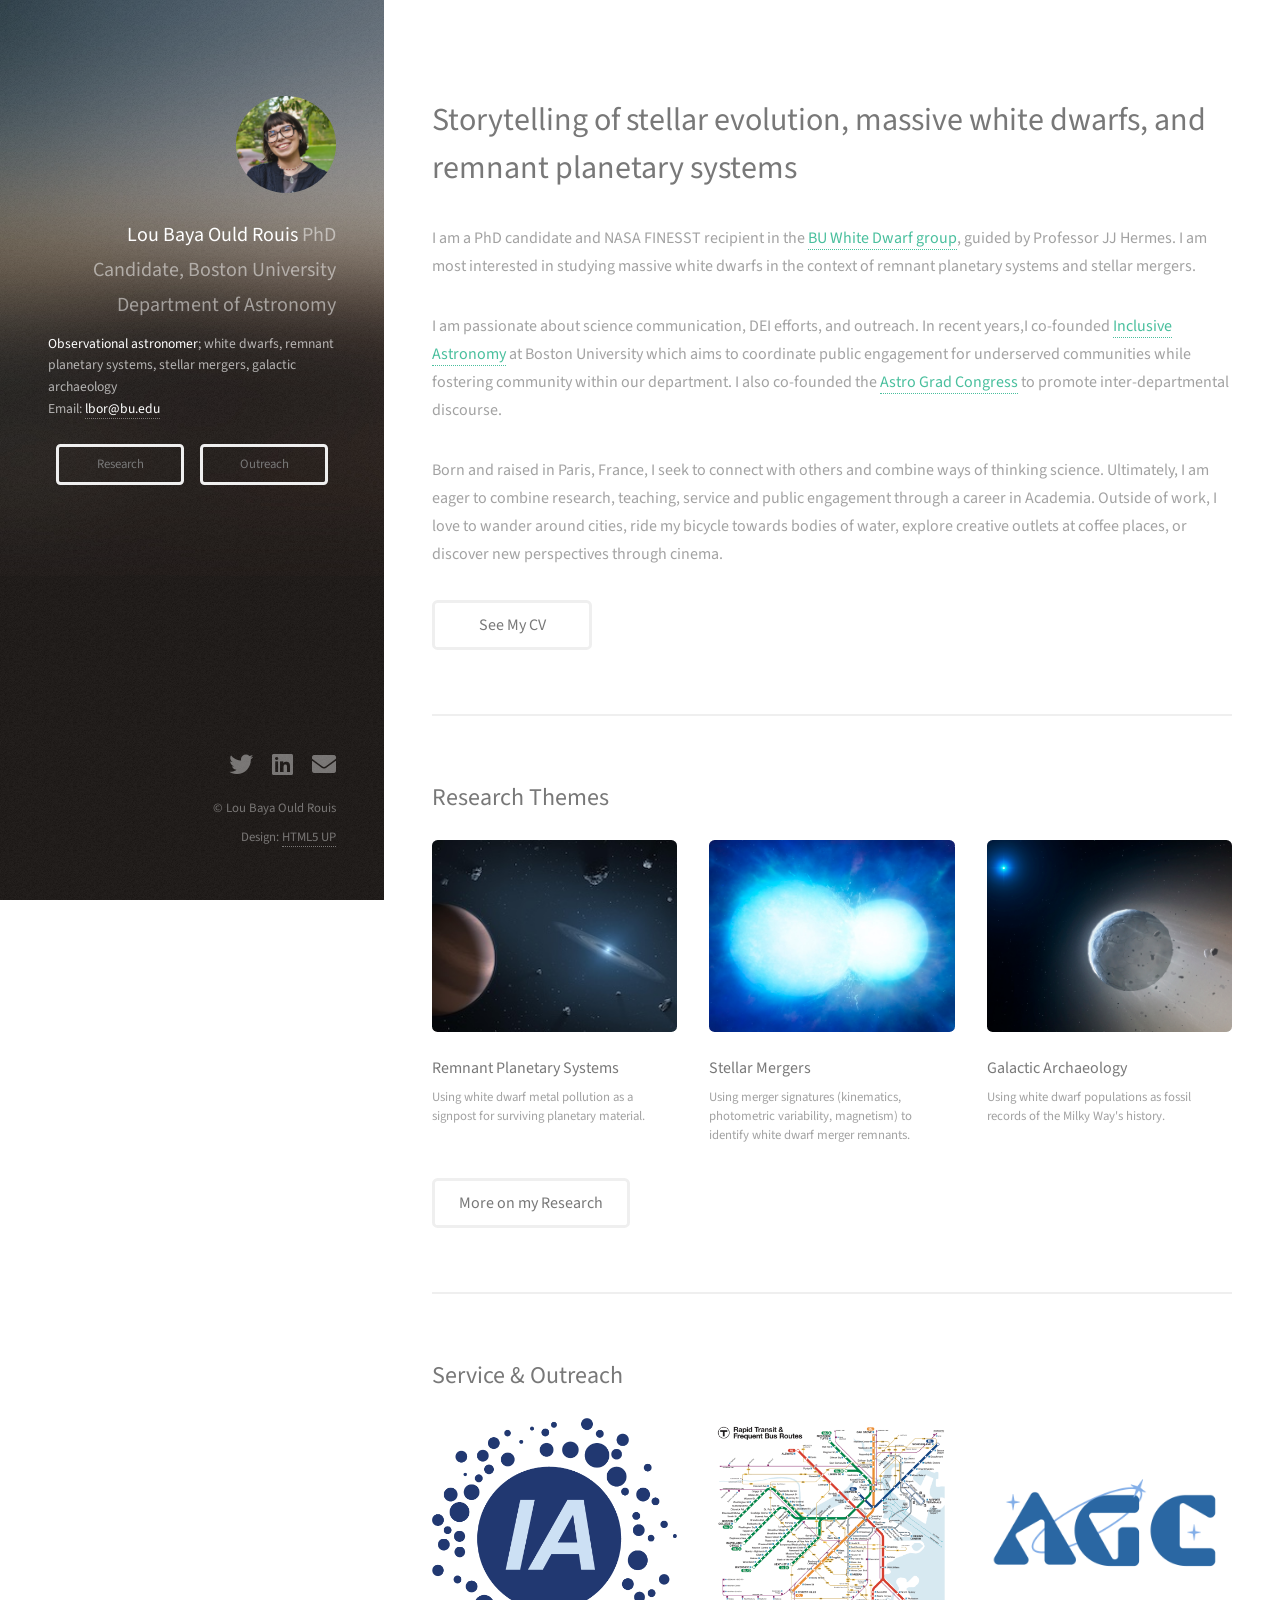
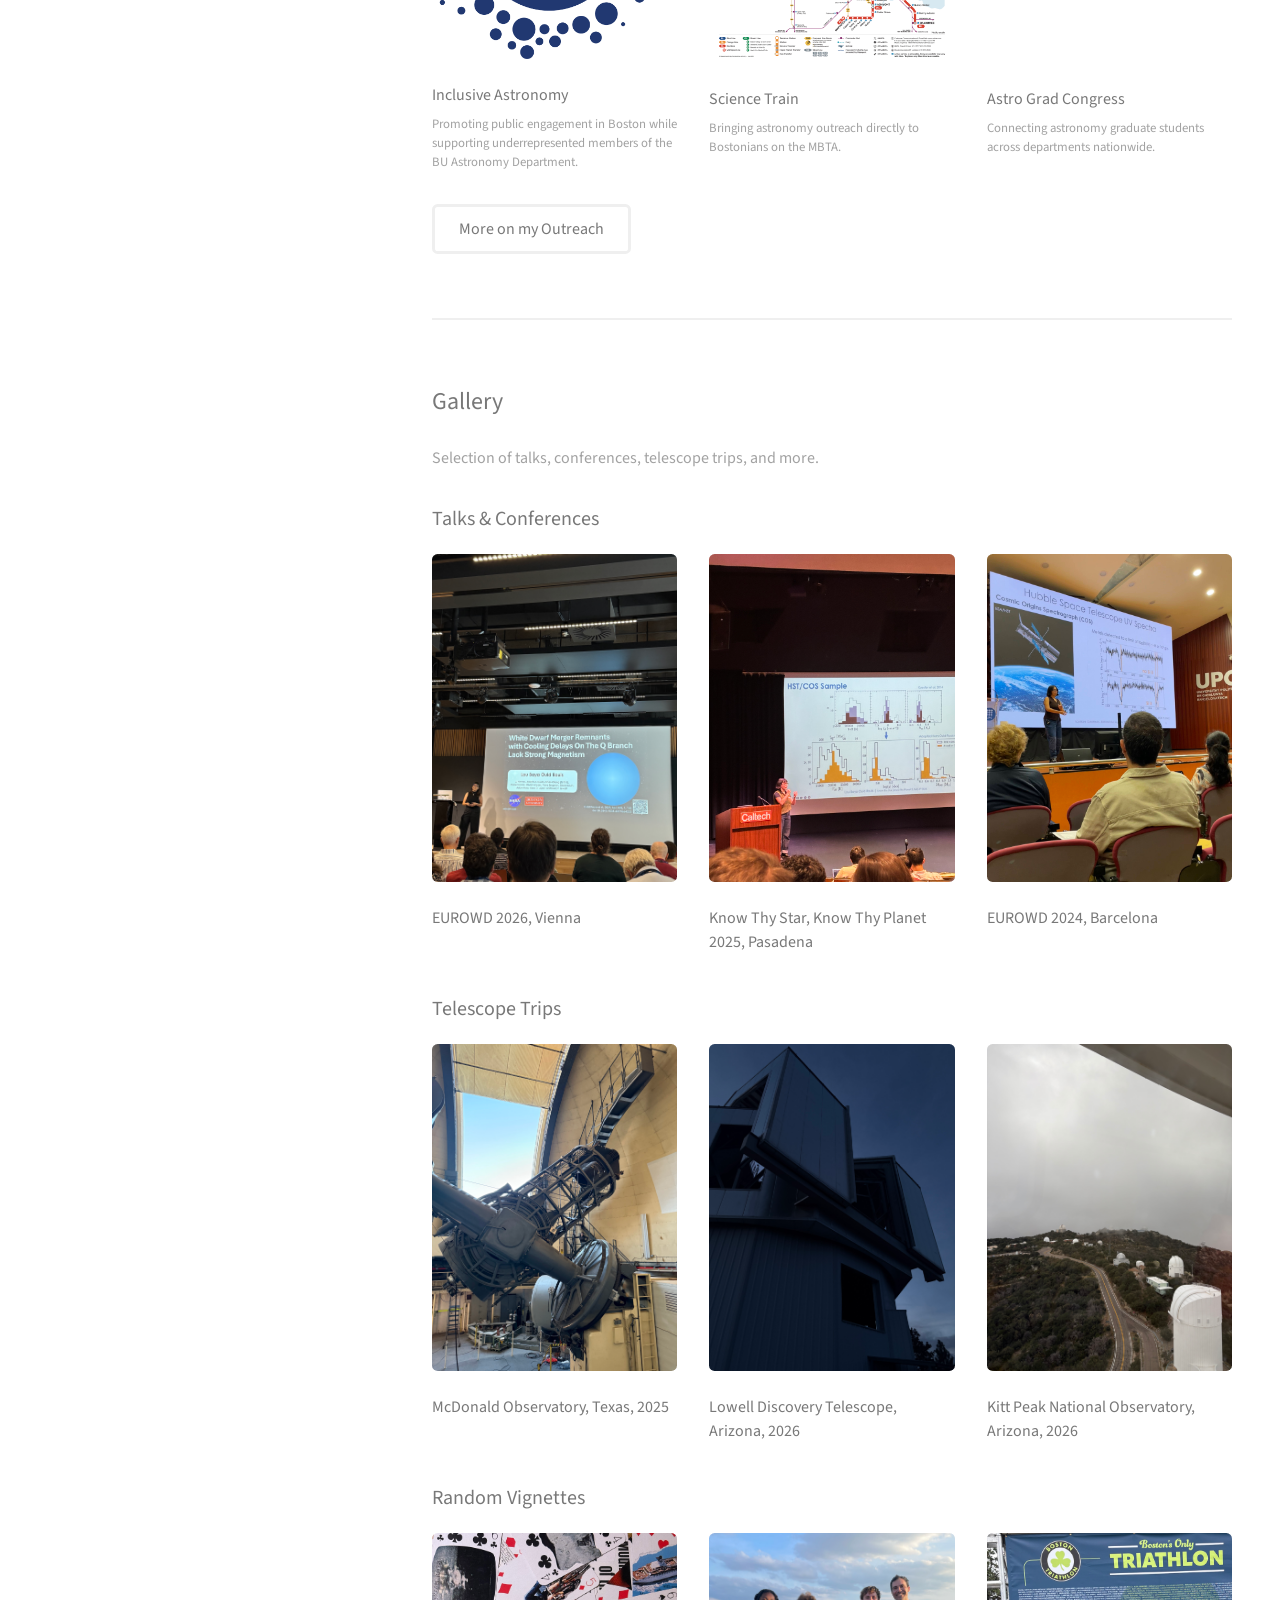
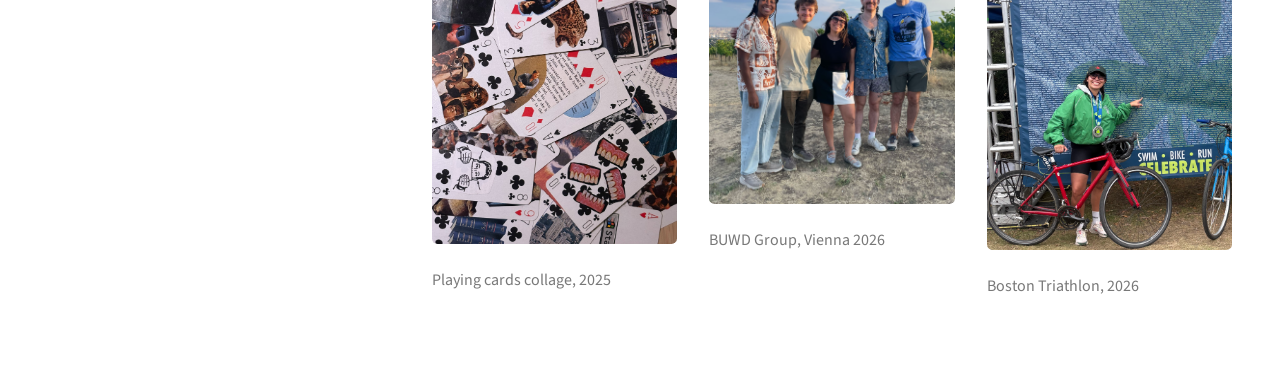
<file: index.html>
<!DOCTYPE HTML>
<html>
	<head>
		<title>Lou Baya Ould Rouis</title>
		<meta charset="utf-8" />
		<meta name="viewport" content="width=device-width, initial-scale=1, user-scalable=no" />
		<link rel="stylesheet" href="assets/css/main.css" />
		<link rel="stylesheet" href="assets/css/custom.css" />
		<style>
			.work-item .image:before {
				display: none !important;
			}

			.work-item .image img {
				opacity: 1 !important;
				filter: none !important;
				transition: none !important;
			}

			.work-item .image:hover img {
				opacity: 1 !important;
				filter: none !important;
			}
		</style>
	</head>
	<body class="is-preload">

		<!-- Header -->
			<header id="header">
				<div class="inner">
					<a href="index.html" class="image avatar"><img src="images/avatar.jpg" alt="" /></a>
					<h1><strong>Lou Baya Ould Rouis</strong><br />
					PhD Candidate, Boston University Department of Astronomy</h1>
					<p class="tagline"><strong>Observational astronomer</strong>; white dwarfs, remnant planetary systems, stellar mergers, galactic archaeology <br />
					Email: <a href="mailto:lbor@bu.edu">lbor@bu.edu</a></p>

					<!-- Nav -->
					<nav id="nav">
						<ul class="actions">
							<li><a href="research.html" class="button small">Research</a></li>
							<li><a href="outreach.html" class="button small">Outreach</a></li>
						</ul>
					</nav>
				</div>
			</header>

		<!-- Main -->
			<div id="main">

				<!-- Intro -->
					<section id="one">
						<header class="major">
							<h2> Storytelling of stellar evolution, massive white dwarfs, and remnant planetary systems </h2>
						</header>

						<p> I am a PhD candidate and NASA FINESST recipient in the <a href="https://sites.bu.edu/buwd/">BU White Dwarf group</a>,
							guided by Professor JJ Hermes. 
							I am most interested in studying massive white dwarfs in the context of remnant planetary systems and stellar mergers. </p>

						<p> I am passionate about science communication, DEI efforts, and outreach. In recent years,I co-founded <a href="https://sites.bu.edu/ia/about/">Inclusive Astronomy</a> at Boston University 
							which aims to coordinate public engagement for underserved communities while fostering community within our department. I also co-founded the <a href="https://astro-grad-congress.github.io/about/">Astro Grad Congress</a> to promote inter-departmental discourse.
							<p>

						<p> Born and raised in Paris, France, I seek to connect with others and combine ways of thinking science. 
							Ultimately, I am eager to combine research, teaching, service and public engagement through a career in Academia.
							Outside of work, I love to wander around cities, ride my bicycle towards bodies of water, 
							explore creative outlets at coffee places, or discover new perspectives through cinema. </p>

						<ul class="actions">
							<li><a href="files/CV.pdf" target="_blank" class="button">See My CV</a></li>
						</ul>
					</section>

				<!-- Research Themes preview -->
					<section id="research-preview">
						<h2>Research Themes</h2>
						<div class="row">
							<article class="col-4 col-12-xsmall work-item">
								<a href="research.html#remnant-planetary-systems" class="image fit thumb"><img src="images/thumbs/research.jpg" alt="" /></a>
								<h3>Remnant Planetary Systems</h3>
								<p>Using white dwarf metal pollution as a signpost for surviving planetary material.</p>
							</article>
							<article class="col-4 col-12-xsmall work-item">
								<a href="research.html#stellar-mergers" class="image fit thumb"><img src="images/thumbs/merger-wd.jpg" alt="" /></a>
								<h3>Stellar Mergers</h3>
								<p>Using merger signatures (kinematics, photometric variability, magnetism) to identify white dwarf merger remnants.</p>
							</article>
							<article class="col-4 col-12-xsmall work-item">
								<a href="research.html#galactic-archaeology" class="image fit thumb"><img src="images/thumbs/disintegrating_asteroid.jpg" alt="" /></a>
								<h3>Galactic Archaeology</h3>
								<p>Using white dwarf populations as fossil records of the Milky Way's history.</p>
							</article>
						</div>
						<ul class="actions">
							<li><a href="research.html" class="button">More on my Research</a></li>
						</ul>
					</section>

				<!-- Service & Outreach preview -->
					<section id="outreach-preview">
						<h2>Service &amp; Outreach</h2>
						<div class="row">
							<article class="col-4 col-12-xsmall work-item">
								<a href="outreach.html#inclusive-astronomy" class="image fit thumb"><img src="images/thumbs/IA-logo.png" alt="" /></a>
								<h3>Inclusive Astronomy</h3>
								<p>Promoting public engagement in Boston while supporting underrepresented members of the BU Astronomy Department.</p>
							</article>
							<article class="col-4 col-12-xsmall work-item">
								<a href="outreach.html#science-train" class="image fit thumb"><img src="images/thumbs/sciencetrain.jpg" alt="" /></a>
								<h3>Science Train</h3>
								<p>Bringing astronomy outreach directly to Bostonians on the MBTA.</p>
							</article>
							<article class="col-4 col-12-xsmall work-item">
								<a href="outreach.html#astro-grad-congress" class="image fit thumb"><img src="images/thumbs/AGC_logo.png" alt="" /></a>
								<h3>Astro Grad Congress</h3>
								<p>Connecting astronomy graduate students across departments nationwide.</p>
							</article>
						</div>
						<ul class="actions">
							<li><a href="outreach.html" class="button">More on my Outreach</a></li>
						</ul>
					</section>

				<!-- Gallery -->
					<section id="gallery">
						<h2>Gallery</h2>
						<p>Selection of talks, conferences, telescope trips, and more.</p>

						<h3>Talks &amp; Conferences</h3>
						<div class="row">
							<article class="col-4 col-12-xsmall work-item">
								<a href="images/gallery/fulls/vienna.jpg" class="image fit thumb"><img src="images/gallery/thumbs/vienna.jpg" alt="" /></a>
								<h3>EUROWD 2026, Vienna</h3>
							</article>
							<article class="col-4 col-12-xsmall work-item">
								<a href="images/gallery/fulls/caltech.jpg" class="image fit thumb"><img src="images/gallery/thumbs/caltech.jpg" alt="" /></a>
								<h3>Know Thy Star, Know Thy Planet 2025, Pasadena</h3>
							</article>
							<article class="col-4 col-12-xsmall work-item">
								<a href="images/gallery/fulls/eurowd-barcelona.jpeg" class="image fit thumb"><img src="images/gallery/thumbs/eurowd-barcelona.jpeg" alt="" /></a>
								<h3>EUROWD 2024, Barcelona</h3>
							</article>
						</div>

						<h3>Telescope Trips</h3>
						<div class="row">
							<article class="col-4 col-12-xsmall work-item">
								<a href="images/gallery/fulls/mcdonald_observatory_2025.jpeg" class="image fit thumb"><img src="images/gallery/thumbs/mcdonald_observatory_2025.jpg" alt="" /></a>
								<h3>McDonald Observatory, Texas, 2025</h3>
							</article>
							<article class="col-4 col-12-xsmall work-item">
								<a href="images/gallery/fulls/ldt.jpg" class="image fit thumb"><img src="images/gallery/thumbs/ldt.jpg" alt="" /></a>
								<h3>Lowell Discovery Telescope, Arizona, 2026</h3>
							</article>
							<article class="col-4 col-12-xsmall work-item">
								<a href="images/gallery/fulls/kitt-peak.jpg" class="image fit thumb"><img src="images/gallery/thumbs/kitt-peak.jpg" alt="" /></a>
								<h3>Kitt Peak National Observatory, Arizona, 2026</h3>
							</article>
						</div>
						<h3>Random Vignettes</h3>
						<div class="row">
							<article class="col-4 col-12-xsmall work-item">
								<a href="images/gallery/fulls/collage.jpg" class="image fit thumb"><img src="images/gallery/thumbs/collage.jpg" alt="" /></a>
								<h3>Playing cards collage, 2025</h3>
							</article>
							<article class="col-4 col-12-xsmall work-item">
								<a href="images/gallery/fulls/buwd.PNG" class="image fit thumb"><img src="images/gallery/thumbs/buwd.PNG" alt="" /></a>
								<h3>BUWD Group, Vienna 2026</h3>
							</article>
							<article class="col-4 col-12-xsmall work-item">
								<a href="images/gallery/fulls/triathlon.JPG" class="image fit thumb"><img src="images/gallery/thumbs/triathlon.JPG" alt="" /></a>
								<h3>Boston Triathlon, 2026</h3>
							</article>
						</div>

					</section>

			</div>

		<!-- Footer -->
			<footer id="footer">
				<div class="inner">
					<ul class="icons">
						<li><a href="https://twitter.com/lbortweets" class="icon brands fa-twitter"><span class="label">Twitter</span></a></li>
						<li><a href="https://www.linkedin.com/in/lou-baya-ould-rouis/" class="icon brands fa-linkedin"><span class="label">LinkedIn</span></a></li>
						<li><a href="mailto:lbor@bu.edu" class="icon solid fa-envelope"><span class="label">Email</span></a></li>
					</ul>
					<ul class="copyright">
						<li>&copy; Lou Baya Ould Rouis</li><li>Design: <a href="http://html5up.net">HTML5 UP</a></li>
					</ul>
				</div>
			</footer>

		<!-- Scripts -->
			<script src="assets/js/jquery.min.js"></script>
			<script src="assets/js/jquery.poptrox.min.js"></script>
			<script src="assets/js/browser.min.js"></script>
			<script src="assets/js/breakpoints.min.js"></script>
			<script src="assets/js/util.js"></script>
			<script src="assets/js/main.js"></script>

		<!-- Lightbox for the gallery section -->
			<script>
				jQuery(window).on('load', function() {
					jQuery('#gallery').poptrox({
						caption: function($a) { return $a.next('h3').text(); },
						overlayColor: '#2c2c2c',
						overlayOpacity: 0.85,
						popupCloserText: '',
						popupLoaderText: '',
						selector: '.work-item a.image',
						usePopupCaption: true,
						usePopupDefaultStyling: false,
						usePopupEasyClose: false,
						usePopupNav: true,
						windowMargin: 50
					});
				});
			</script>

	</body>
</html>
</file>
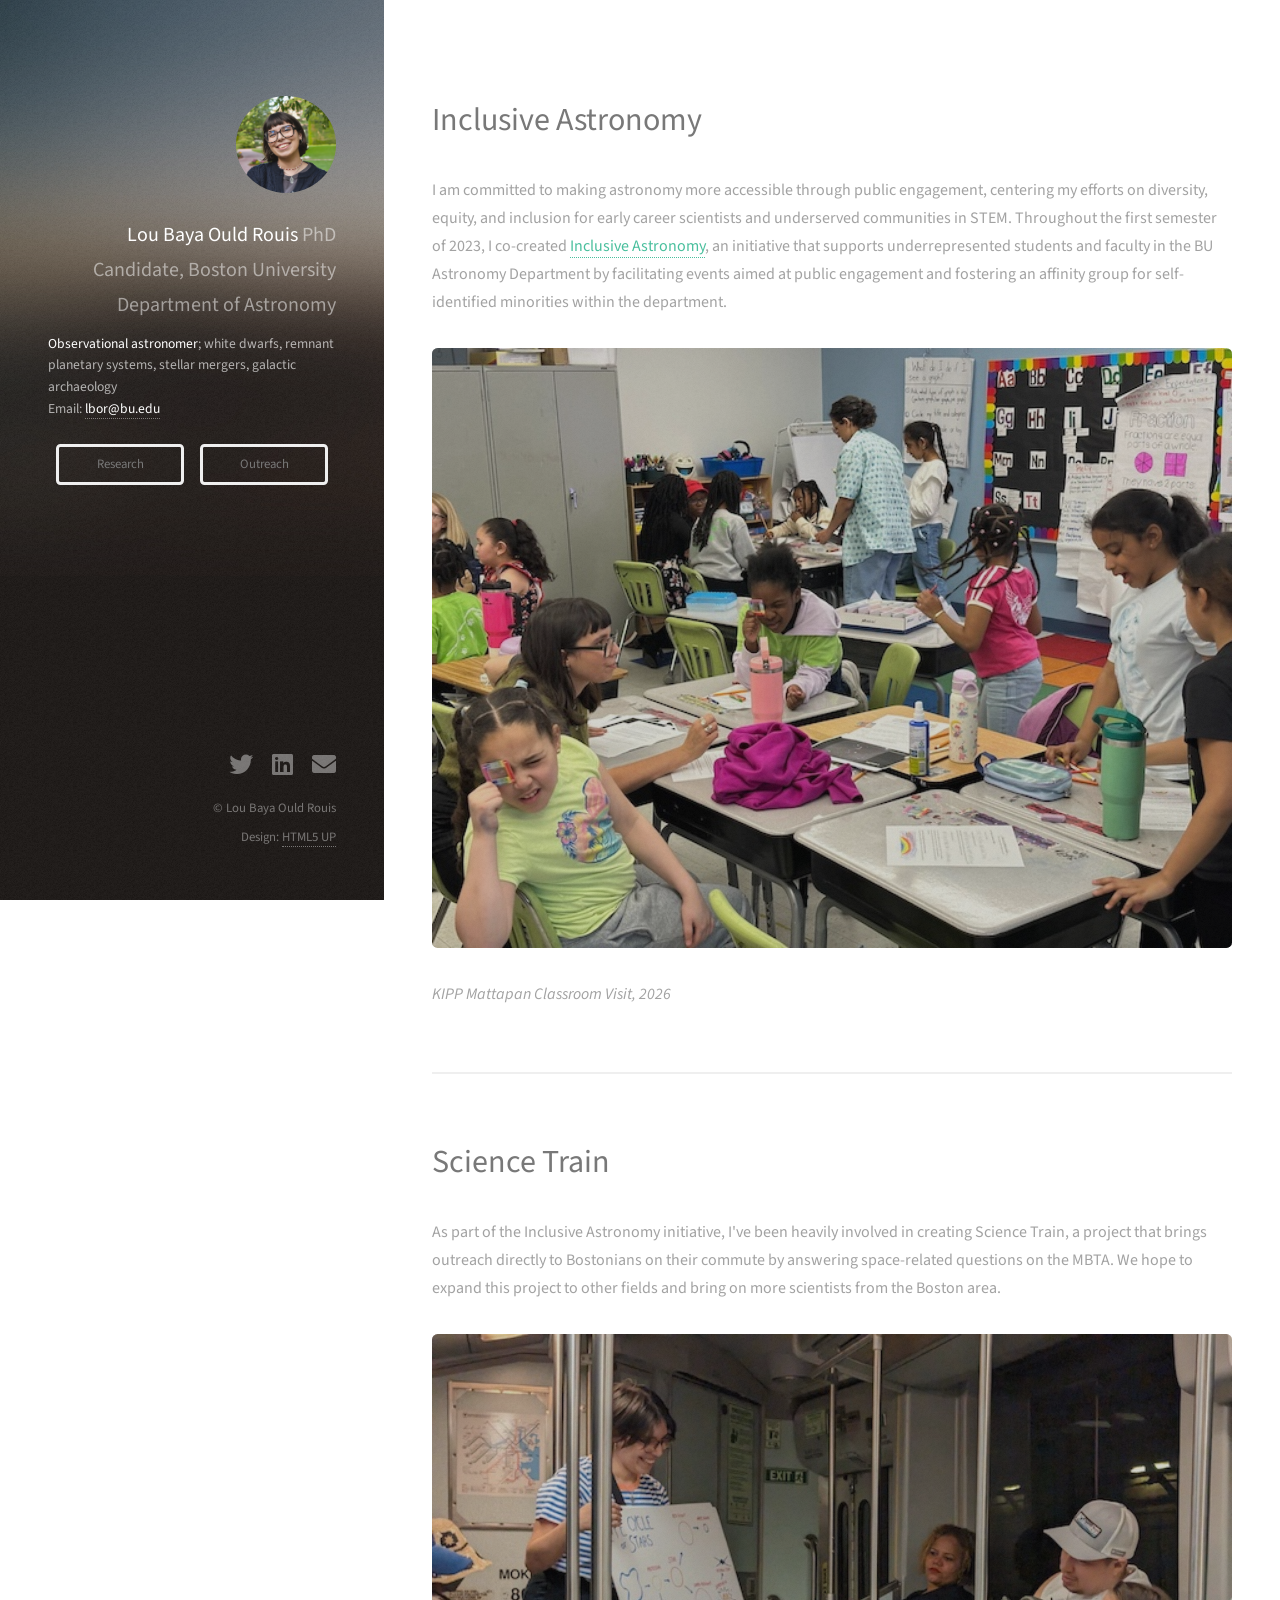
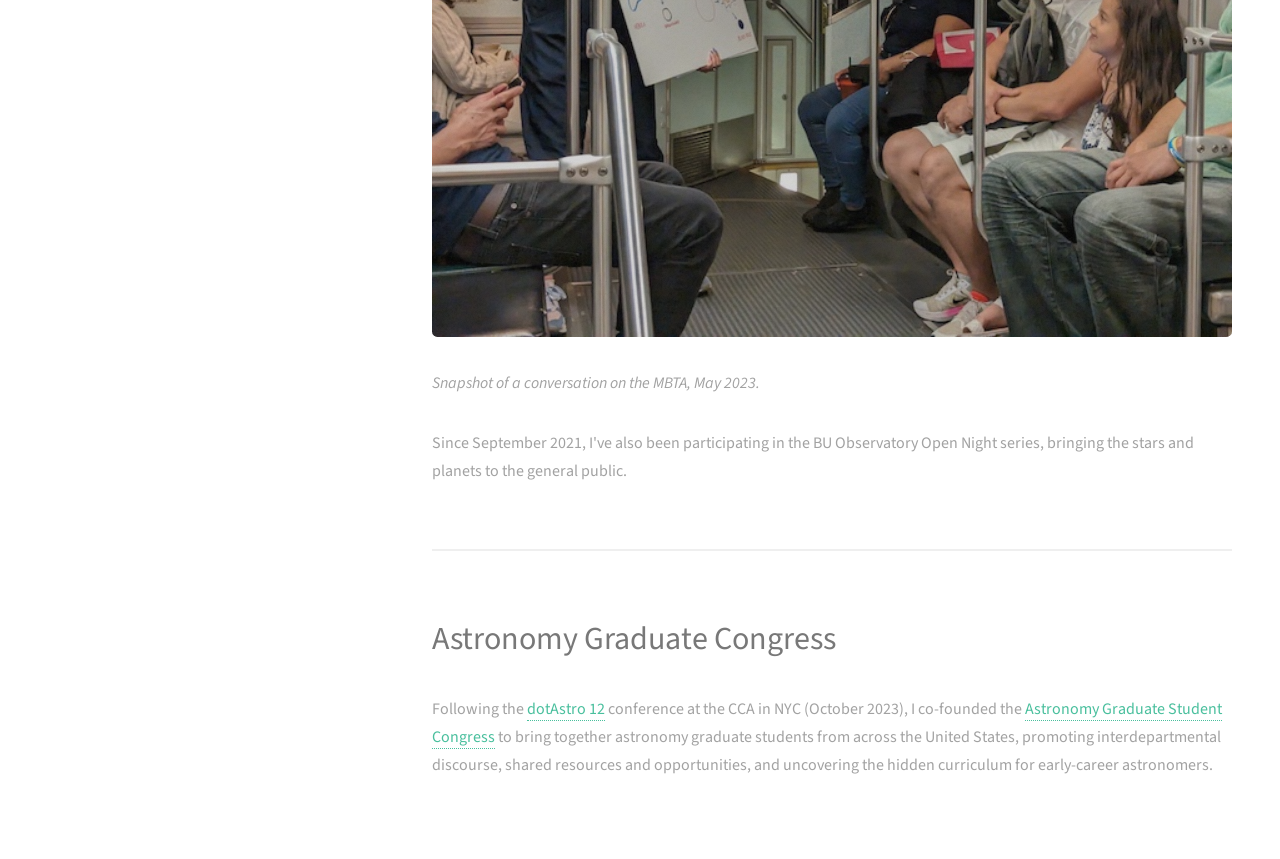
<file: outreach.html>
<!DOCTYPE HTML>
<html>
	<head>
		<title>Outreach – Lou Baya Ould Rouis</title>
		<meta charset="utf-8" />
		<meta name="viewport" content="width=device-width, initial-scale=1, user-scalable=no" />
		<link rel="stylesheet" href="assets/css/main.css" />
		<link rel="stylesheet" href="assets/css/custom.css" />
	</head>
	<body class="is-preload">

		<!-- Header -->
			<header id="header">
				<div class="inner">
					<a href="index.html" class="image avatar"><img src="images/avatar.jpg" alt="" /></a>
					<h1><strong>Lou Baya Ould Rouis</strong><br />
					PhD Candidate, Boston University Department of Astronomy</h1>
					<p class="tagline"><strong>Observational astronomer</strong>; white dwarfs, remnant planetary systems, stellar mergers, galactic archaeology<br />
					Email: <a href="mailto:lbor@bu.edu">lbor@bu.edu</a></p>

					<nav id="nav">
						<ul class="actions">
							<li><a href="research.html" class="button small">Research</a></li>
							<li><a href="outreach.html" class="button small">Outreach</a></li>
						</ul>
					</nav>
				</div>
			</header>

		<!-- Main -->
			<div id="main">

				<section id="inclusive-astronomy">
					<header class="major">
						<h2>Inclusive Astronomy</h2>
					</header>
					<p>I am committed to making astronomy more accessible through public engagement, centering my efforts on diversity, equity, and inclusion for early career scientists and underserved communities in STEM. Throughout the first semester of 2023, I co-created <a href="https://sites.bu.edu/ia/about/">Inclusive Astronomy</a>, an initiative that supports underrepresented students and faculty in the BU Astronomy Department by facilitating events aimed at public engagement and fostering an affinity group for self-identified minorities within the department.</p>
					<span class="image fit"><img src="images/thumbs/outreach-1.jpg" alt="" /></span>
					<p><em>KIPP Mattapan Classroom Visit, 2026</em></p>
				</section>

				<section id="science-train">
					<header class="major">
						<h2>Science Train</h2>
					</header>
					<p>As part of the Inclusive Astronomy initiative, I've been heavily involved in creating Science Train, a project that brings outreach directly to Bostonians on their commute by answering space-related questions on the MBTA. We hope to expand this project to other fields and bring on more scientists from the Boston area.</p>
					<span class="image fit"><img src="images/thumbs/outreach-2.JPG" alt="" /></span>
					<p><em>Snapshot of a conversation on the MBTA, May 2023.</em></p>
					<p>Since September 2021, I've also been participating in the BU Observatory Open Night series, bringing the stars and planets to the general public.</p>
				</section>

				<section id="astro-grad-congress">
					<header class="major">
						<h2>Astronomy Graduate Congress</h2>
					</header>
					<p>Following the <a href="https://www.dotastronomy.com/">dotAstro 12</a> conference at the CCA in NYC (October 2023), I co-founded the <a href="https://astro-grad-congress.github.io/">Astronomy Graduate Student Congress</a> to bring together astronomy graduate students from across the United States, promoting interdepartmental discourse, shared resources and opportunities, and uncovering the hidden curriculum for early-career astronomers.</p>
					
				</section>

			</div>

		<!-- Footer -->
			<footer id="footer">
				<div class="inner">
					<ul class="icons">
						<li><a href="https://twitter.com/lbortweets" class="icon brands fa-twitter"><span class="label">Twitter</span></a></li>
						<li><a href="https://www.linkedin.com/in/lou-baya-ould-rouis/" class="icon brands fa-linkedin"><span class="label">LinkedIn</span></a></li>
						<li><a href="mailto:lbor@bu.edu" class="icon solid fa-envelope"><span class="label">Email</span></a></li>
					</ul>
					<ul class="copyright">
						<li>&copy; Lou Baya Ould Rouis</li><li>Design: <a href="http://html5up.net">HTML5 UP</a></li>
					</ul>
				</div>
			</footer>

		<!-- Scripts -->
			<script src="assets/js/jquery.min.js"></script>
			<script src="assets/js/jquery.poptrox.min.js"></script>
			<script src="assets/js/browser.min.js"></script>
			<script src="assets/js/breakpoints.min.js"></script>
			<script src="assets/js/util.js"></script>
			<script src="assets/js/main.js"></script>

	</body>
</html>
</file>
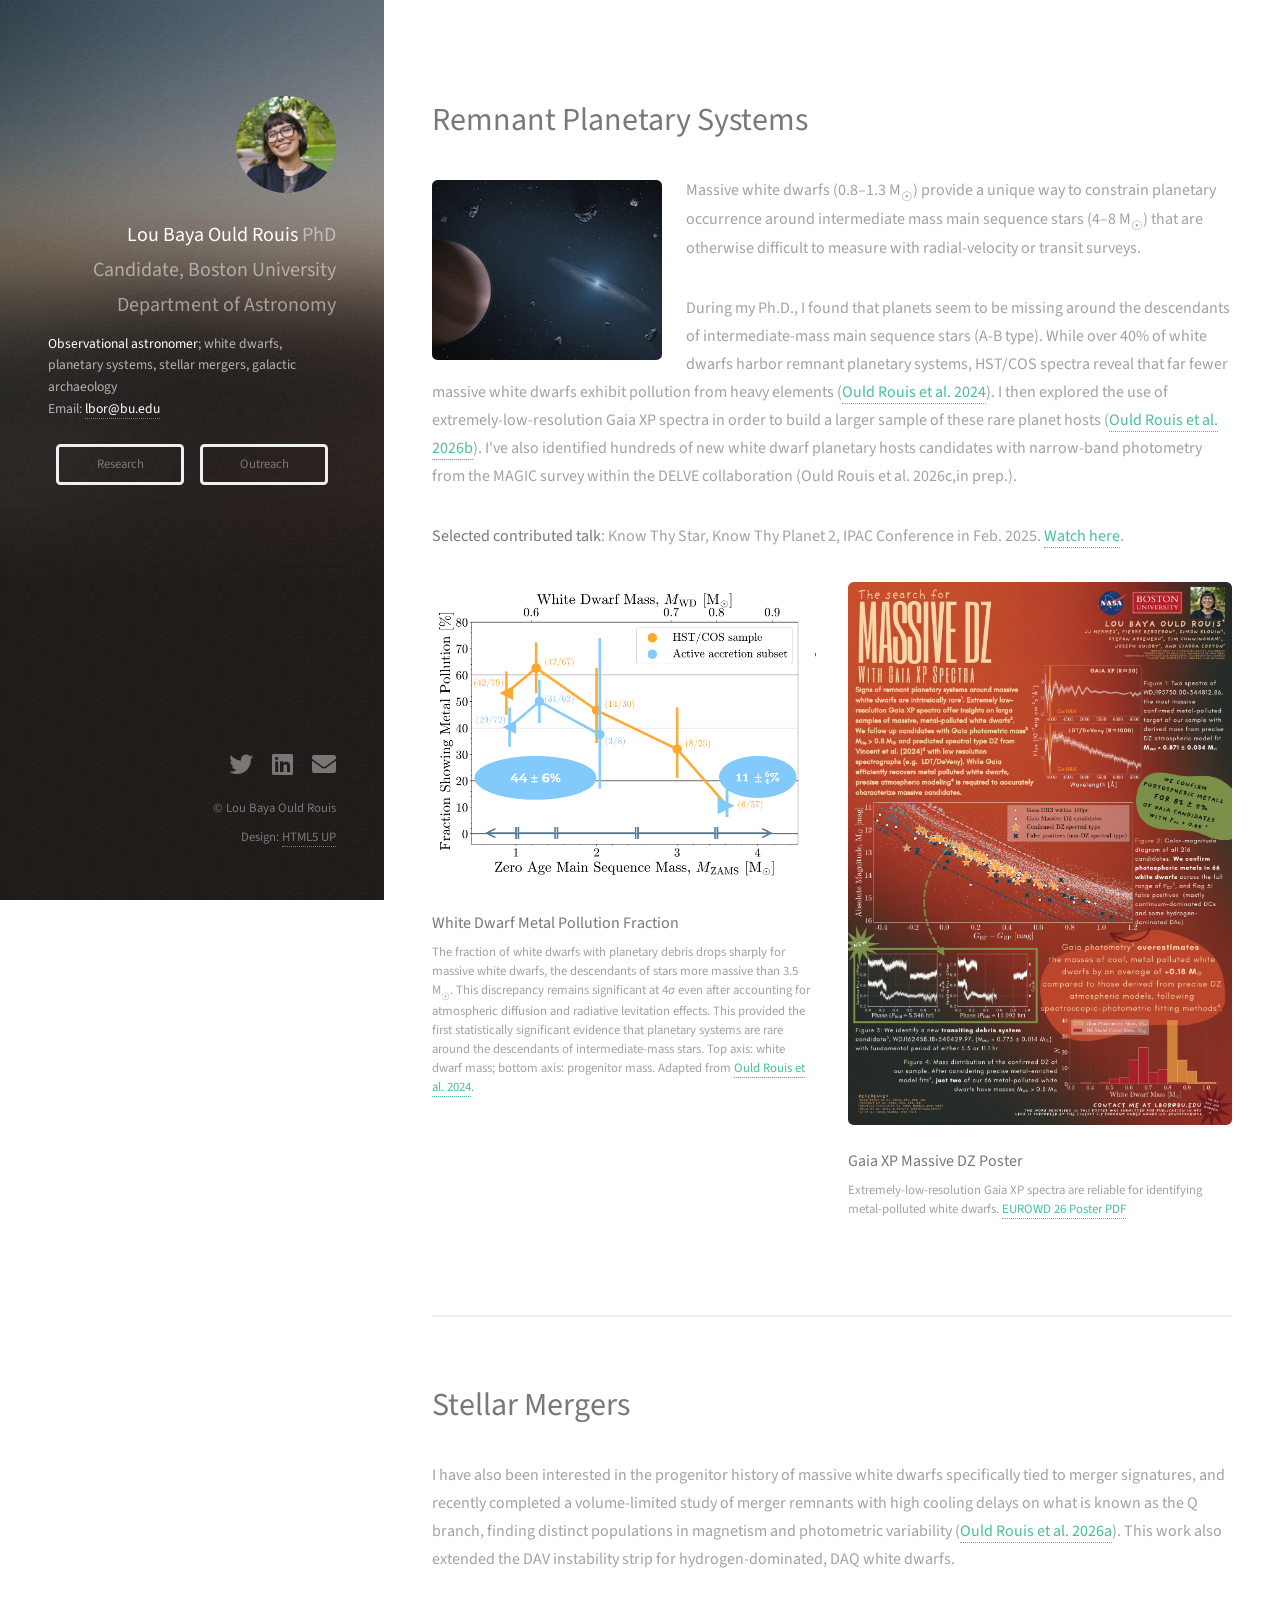
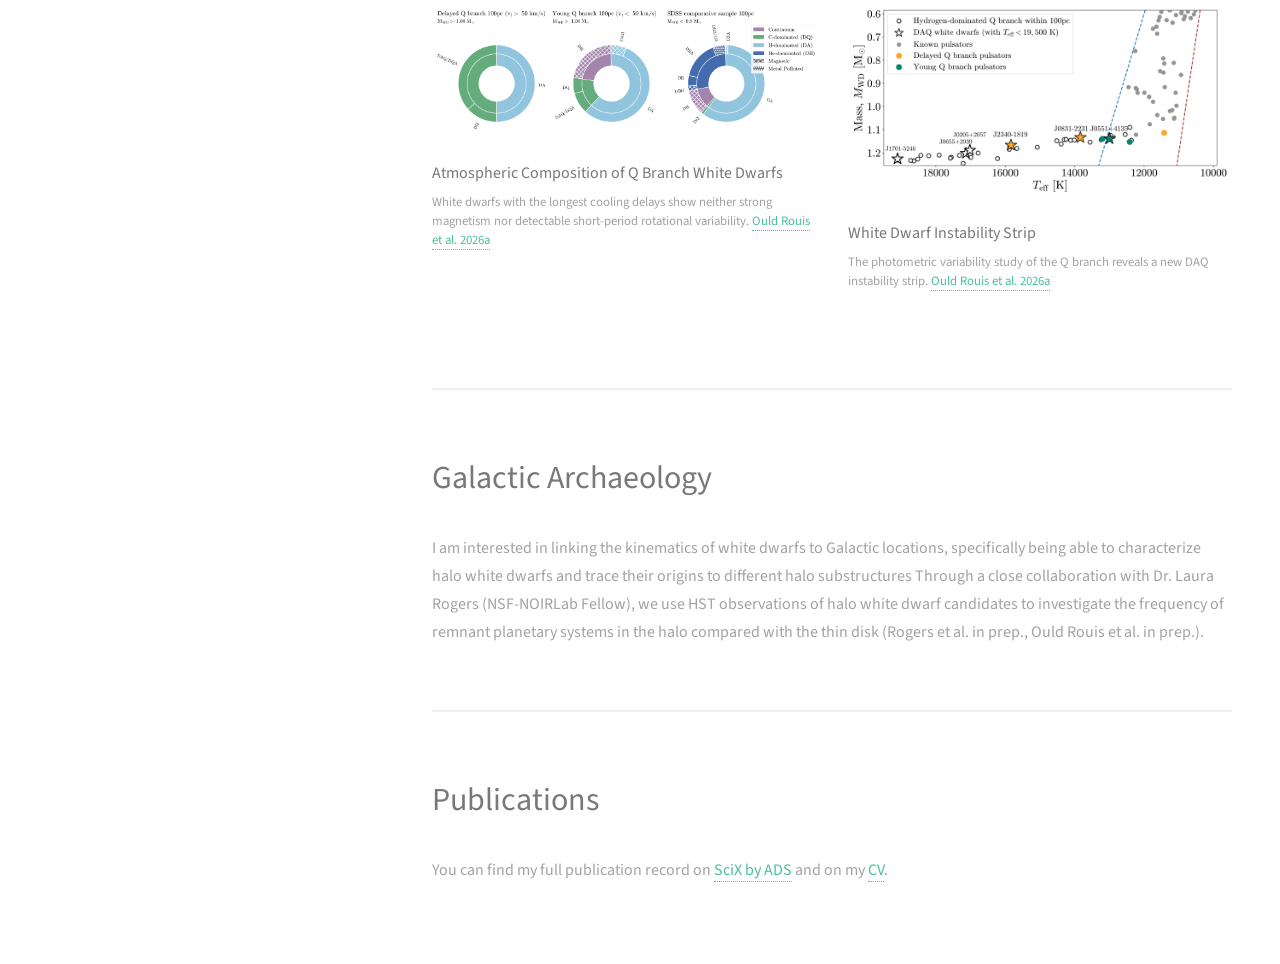
<file: research.html>
<!DOCTYPE HTML>
<html>

	<head>
		<title>Research – Lou Baya Ould Rouis</title>
		<meta charset="utf-8" />
		<meta name="viewport" content="width=device-width, initial-scale=1, user-scalable=no" />
		<link rel="stylesheet" href="assets/css/main.css" />
		<link rel="stylesheet" href="assets/css/custom.css" />
		<style>
			.work-item .image:before {
				display: none !important;
			}

			.work-item .image img {
				opacity: 1 !important;
				filter: none !important;
				transition: none !important;
			}

			.work-item .image:hover img {
				opacity: 1 !important;
				filter: none !important;
			}
		</style>
	</head>
	<body class="is-preload">

		<!-- Header -->
			<header id="header">
				<div class="inner">
					<a href="index.html" class="image avatar"><img src="images/avatar.jpg" alt="" /></a>
					<h1><strong>Lou Baya Ould Rouis</strong><br />
					PhD Candidate, Boston University Department of Astronomy</h1>
					<p class="tagline"><strong>Observational astronomer</strong>; white dwarfs, planetary systems, stellar mergers, galactic archaeology<br />
					Email: <a href="mailto:lbor@bu.edu">lbor@bu.edu</a></p>

					<nav id="nav">
						<ul class="actions">
							<li><a href="research.html" class="button small">Research</a></li>
							<li><a href="outreach.html" class="button small">Outreach</a></li>
						</ul>
					</nav>
				</div>
			</header>

		<!-- Main -->
			<div id="main">

				<section id="remnant-planetary-systems">
					<header class="major">
						<h2>Remnant Planetary Systems</h2>
					</header>
					<p><span class="image left"><img src="images/thumbs/research.jpg" alt="" /></span>Massive white dwarfs (0.8&ndash;1.3 M<sub>&#9737;</sub>) provide a unique way 
						to constrain planetary occurrence around intermediate mass main sequence stars (4&ndash;8 M<sub>&#9737;</sub>) that are otherwise difficult to measure 
						with radial-velocity or transit surveys. </p>
						<p> 
							During my Ph.D., I found that planets seem to be missing around the descendants of intermediate-mass main sequence stars (A-B type). 
							While over 40% of white dwarfs harbor remnant planetary systems, HST/COS spectra reveal that far fewer massive white dwarfs exhibit pollution from heavy elements (<a href="https://ui.adsabs.harvard.edu/abs/2024ApJ...976..156O/abstract">Ould Rouis et al. 2024</a>).
							I then explored the use of extremely-low-resolution Gaia XP spectra in order to build a larger sample of these rare planet hosts (<a href="https://ui.adsabs.harvard.edu/abs/2026arXiv260922033O/abstract">Ould Rouis et al. 2026b</a>). 
							I've also identified hundreds of new white dwarf planetary hosts candidates with narrow-band photometry from the MAGIC survey within the DELVE collaboration (Ould Rouis et al. 2026c,in prep.).
							</p>
					<p>
						<strong>Selected contributed talk</strong>: Know Thy Star, Know Thy Planet 2, IPAC Conference in Feb. 2025. 
						<a href="https://www.youtube.com/watch?v=3fjTUW5rmmk" target="_blank">Watch here</a>.
					</p>

					<div class="row">
						<article class="col-6 col-12-xsmall work-item">
							<a href="images/thumbs/ouldrouis2024-figure.png" class="image fit thumb"><img src="images/thumbs/ouldrouis2024-figure.png" alt="" /></a>
							<h3>White Dwarf Metal Pollution Fraction</h3>
							<p>
								The fraction of white dwarfs with planetary debris drops sharply
								for massive white dwarfs, the descendants of stars more massive than 3.5 M<sub>☉</sub>. 
								This discrepancy remains significant at 4&sigma; even after accounting for atmospheric diffusion and radiative levitation 
								effects. This provided the first statistically significant evidence that planetary systems are rare around the descendants of 
								intermediate-mass stars. Top axis: white dwarf mass; bottom axis:
								progenitor mass. Adapted from <a href="https://ui.adsabs.harvard.edu/abs/2024ApJ...976..156O/abstract">Ould Rouis et al. 2024</a>.
							</p>
						</article>

						<article class="col-6 col-12-xsmall work-item">
							<a href="images/thumbs/OuldRouis_TheSearchForMassiveDZsWithGaiaXPSpectra.png"
							class="image fit thumb">
								<img src="images/thumbs/OuldRouis_TheSearchForMassiveDZsWithGaiaXPSpectra.png" alt="" /></a>
							<h3>Gaia XP Massive DZ Poster</h3>
							<p>
								Extremely-low-resolution Gaia XP spectra are reliable for
								identifying metal-polluted white dwarfs.
								<a href="files/OuldRouis_TheSearchForMassiveDZsWithGaiaXPSpectra.pdf">
									EUROWD 26 Poster PDF
								</a>
							</p>
						</article>
					</div>

				</section>

				<section id="stellar-mergers">
					<header class="major">
						<h2>Stellar Mergers</h2>
					</header>

					<p>
						I have also been interested in the progenitor history of massive white dwarfs specifically tied to merger signatures, and recently completed a volume-limited study of merger remnants with high cooling delays on what is known as the Q branch, finding distinct populations in magnetism and photometric variability
						(<a href="https://ui.adsabs.harvard.edu/abs/2026ApJ...999..146O/abstract">Ould Rouis et al. 2026a</a>).
						This work also extended the DAV instability strip for hydrogen-dominated, DAQ white dwarfs.
					</p>

					<div class="row">
						<!-- Panel A -->
						<article class="col-6 col-12-xsmall work-item">
							<a href="images/thumbs/ouldrouis2026_sunburst.png"
							class="image fit thumb">
								<img src="images/thumbs/ouldrouis2026_sunburst.png" alt="" />
							</a>
							<h3>Atmospheric Composition of Q Branch White Dwarfs</h3>
							<p>
								White dwarfs with the longest cooling delays show neither strong
								magnetism nor detectable short-period rotational variability.
								<a href="https://ui.adsabs.harvard.edu/abs/2026ApJ...999..146O/abstract">Ould Rouis et al. 2026a</a>
							</p>
						</article>

						<!-- Panel B -->
						<article class="col-6 col-12-xsmall work-item">
							<a href="images/thumbs/ouldrouis2026_instability_strip_qbranch.png"
							class="image fit thumb">
								<img src="images/thumbs/ouldrouis2026_instability_strip_qbranch.png" alt="" />
							</a>
							<h3>White Dwarf Instability Strip</h3>
							<p>
								The photometric variability study of the Q branch reveals a new
								DAQ instability strip.
								<a href="https://ui.adsabs.harvard.edu/abs/2026ApJ...999..146O/abstract">Ould Rouis et al. 2026a</a>
							</p>
						</article>

					</div>
				</section>

				<section id="galactic-archaeology">
					<header class="major">
						<h2>Galactic Archaeology</h2>
					</header>
					<p>I am interested in linking the kinematics of white dwarfs to Galactic locations, specifically being able to characterize halo white dwarfs and trace their origins to different halo substructures
						Through a close collaboration with Dr. Laura Rogers (NSF-NOIRLab Fellow), we use HST observations of halo white dwarf candidates to investigate the frequency of remnant planetary systems in the halo compared with the thin disk (Rogers et al. in prep., Ould Rouis et al. in prep.). 
					</p>
				</section>

				<section id="publications">
					<header class="major">
						<h2>Publications</h2>
					</header>
					<p>You can find my full publication record on <a href="https://scixplorer.org/public-libraries/O_IVJx5jQdeAqceH8sXm5Q">SciX by ADS</a> and on my <a href="files/CV.pdf" target="_blank">CV</a>.</p>
				</section>

			</div>

		<!-- Footer -->
			<footer id="footer">
				<div class="inner">
					<ul class="icons">
						<li><a href="https://twitter.com/lbortweets" class="icon brands fa-twitter"><span class="label">Twitter</span></a></li>
						<li><a href="https://www.linkedin.com/in/lou-baya-ould-rouis/" class="icon brands fa-linkedin"><span class="label">LinkedIn</span></a></li>
						<li><a href="mailto:lbor@bu.edu" class="icon solid fa-envelope"><span class="label">Email</span></a></li>
					</ul>
					<ul class="copyright">
						<li>&copy; Lou Baya Ould Rouis</li><li>Design: <a href="http://html5up.net">HTML5 UP</a></li>
					</ul>
				</div>
			</footer>

		<!-- Scripts -->
			<script src="assets/js/jquery.min.js"></script>
			<script src="assets/js/jquery.poptrox.min.js"></script>
			<script src="assets/js/browser.min.js"></script>
			<script src="assets/js/breakpoints.min.js"></script>
			<script src="assets/js/util.js"></script>
			<script src="assets/js/main.js"></script>
			<script>
				jQuery(window).on('load', function() {
					jQuery('#remnant-planetary-systems, #stellar-mergers').poptrox({
						caption: function($a) {
							return $a.next('h3').text();
						},
						overlayColor: '#2c2c2c',
						overlayOpacity: 0.85,
						popupCloserText: '',
						popupLoaderText: '',
						selector: '.work-item a.image',
						usePopupCaption: true,
						usePopupDefaultStyling: false,
						usePopupEasyClose: false,
						usePopupNav: true,
						windowMargin: 50
					});
				});
			</script>

	</body>
</html>
</file>
<file: assets/css/custom.css>
/* Custom additions on top of Strata's main.css */

#header .tagline {
	color: rgba(255, 255, 255, 0.65);
	font-size: 0.85em;
	line-height: 1.6em;
	max-width: 26em;
	margin: 0.75em auto 0 auto;
	text-align: left;
}

#header .tagline a {
	color: #ffffff;
	border-bottom-color: rgba(255, 255, 255, 0.4);
}

#header nav#nav {
	margin-top: 1.5em;
}

#header nav#nav .actions {
	justify-content: center;
}
</file>
<file: assets/css/main.css>
@import url("fontawesome-all.min.css");
@import url("https://fonts.googleapis.com/css?family=Source+Sans+Pro:400,400italic");

/*
	Strata by HTML5 UP
	html5up.net | @ajlkn
	Free for personal and commercial use under the CCA 3.0 license (html5up.net/license)
*/

html, body, div, span, applet, object,
iframe, h1, h2, h3, h4, h5, h6, p, blockquote,
pre, a, abbr, acronym, address, big, cite,
code, del, dfn, em, img, ins, kbd, q, s, samp,
small, strike, strong, sub, sup, tt, var, b,
u, i, center, dl, dt, dd, ol, ul, li, fieldset,
form, label, legend, table, caption, tbody,
tfoot, thead, tr, th, td, article, aside,
canvas, details, embed, figure, figcaption,
footer, header, hgroup, menu, nav, output, ruby,
section, summary, time, mark, audio, video {
	margin: 0;
	padding: 0;
	border: 0;
	font-size: 100%;
	font: inherit;
	vertical-align: baseline;}

article, aside, details, figcaption, figure,
footer, header, hgroup, menu, nav, section {
	display: block;}

body {
	line-height: 1;
}

ol, ul {
	list-style: none;
}

blockquote, q {
	quotes: none;
}

	blockquote:before, blockquote:after, q:before, q:after {
		content: '';
		content: none;
	}

table {
	border-collapse: collapse;
	border-spacing: 0;
}

body {
	-webkit-text-size-adjust: none;
}

mark {
	background-color: transparent;
	color: inherit;
}

input::-moz-focus-inner {
	border: 0;
	padding: 0;
}

input, select, textarea {
	-moz-appearance: none;
	-webkit-appearance: none;
	-ms-appearance: none;
	appearance: none;
}

/* Basic */

	html {
		box-sizing: border-box;
	}

	*, *:before, *:after {
		box-sizing: inherit;
	}

	body {
		background: #fff;
	}

		body.is-preload *, body.is-preload *:before, body.is-preload *:after {
			-moz-animation: none !important;
			-webkit-animation: none !important;
			-ms-animation: none !important;
			animation: none !important;
			-moz-transition: none !important;
			-webkit-transition: none !important;
			-ms-transition: none !important;
			transition: none !important;
		}

	body, input, select, textarea {
		color: #a2a2a2;
		font-family: "Source Sans Pro", Helvetica, sans-serif;
		font-size: 16pt;
		font-weight: 400;
		line-height: 1.75em;
	}

	a {
		-moz-transition: color 0.2s ease-in-out, border-color 0.2s ease-in-out;
		-webkit-transition: color 0.2s ease-in-out, border-color 0.2s ease-in-out;
		-ms-transition: color 0.2s ease-in-out, border-color 0.2s ease-in-out;
		transition: color 0.2s ease-in-out, border-color 0.2s ease-in-out;
		border-bottom: dotted 1px;
		color: #49bf9d;
		text-decoration: none;
	}

		a:hover {
			border-bottom-color: transparent;
			color: #49bf9d !important;
			text-decoration: none;
		}

	strong, b {
		color: #787878;
		font-weight: 400;
	}

	em, i {
		font-style: italic;
	}

	p {
		margin: 0 0 2em 0;
	}

	h1, h2, h3, h4, h5, h6 {
		color: #787878;
		font-weight: 400;
		line-height: 1em;
		margin: 0 0 1em 0;
	}

		h1 a, h2 a, h3 a, h4 a, h5 a, h6 a {
			color: inherit;
			text-decoration: none;
		}

	h1 {
		font-size: 2em;
		line-height: 1.5em;
	}

	h2 {
		font-size: 1.5em;
		line-height: 1.5em;
	}

	h3 {
		font-size: 1.25em;
		line-height: 1.5em;
	}

	h4 {
		font-size: 1.1em;
		line-height: 1.5em;
	}

	h5 {
		font-size: 0.9em;
		line-height: 1.5em;
	}

	h6 {
		font-size: 0.7em;
		line-height: 1.5em;
	}

	sub {
		font-size: 0.8em;
		position: relative;
		top: 0.5em;
	}

	sup {
		font-size: 0.8em;
		position: relative;
		top: -0.5em;
	}

	hr {
		border: 0;
		border-bottom: solid 2px #efefef;
		margin: 2em 0;
	}

		hr.major {
			margin: 3em 0;
		}

	blockquote {
		border-left: solid 6px #efefef;
		font-style: italic;
		margin: 0 0 2em 0;
		padding: 0.5em 0 0.5em 1.5em;
	}

	code {
		background: #f7f7f7;
		border-radius: 0.35em;
		border: solid 2px #efefef;
		font-family: "Courier New", monospace;
		font-size: 0.9em;
		margin: 0 0.25em;
		padding: 0.25em 0.65em;
	}

	pre {
		-webkit-overflow-scrolling: touch;
		font-family: "Courier New", monospace;
		font-size: 0.9em;
		margin: 0 0 2em 0;
	}

		pre code {
			display: block;
			line-height: 1.75em;
			padding: 1em 1.5em;
			overflow-x: auto;
		}

	.align-left {
		text-align: left;
	}

	.align-center {
		text-align: center;
	}

	.align-right {
		text-align: right;
	}

/* Container */

	.container {
		margin: 0 auto;
		max-width: calc(100% - 4em);
		width: 100%;
	}

		.container.xsmall {
			width: 25%;
		}

		.container.small {
			width: 50%;
		}

		.container.medium {
			width: 75%;
		}

		.container.large {
			width: 125%;
		}

		.container.xlarge {
			width: 150%;
		}

		.container.max {
			width: 100%;
		}

		@media screen and (max-width: 980px) {

			.container {
				width: 100% !important;
				max-width: 100% !important;
			}

		}

		@media screen and (max-width: 480px) {

			.container {
				max-width: calc(100% - 3em);
			}

		}

/* Row */

	.row {
		display: flex;
		flex-wrap: wrap;
		box-sizing: border-box;
		align-items: stretch;
	}

		.row > * {
			box-sizing: border-box;
		}

		.row.gtr-uniform > * > :last-child {
			margin-bottom: 0;
		}

		.row.aln-left {
			justify-content: flex-start;
		}

		.row.aln-center {
			justify-content: center;
		}

		.row.aln-right {
			justify-content: flex-end;
		}

		.row.aln-top {
			align-items: flex-start;
		}

		.row.aln-middle {
			align-items: center;
		}

		.row.aln-bottom {
			align-items: flex-end;
		}

		.row > .imp {
			order: -1;
		}

		.row > .col-1 {
			width: 8.33333%;
		}

		.row > .off-1 {
			margin-left: 8.33333%;
		}

		.row > .col-2 {
			width: 16.66667%;
		}

		.row > .off-2 {
			margin-left: 16.66667%;
		}

		.row > .col-3 {
			width: 25%;
		}

		.row > .off-3 {
			margin-left: 25%;
		}

		.row > .col-4 {
			width: 33.33333%;
		}

		.row > .off-4 {
			margin-left: 33.33333%;
		}

		.row > .col-5 {
			width: 41.66667%;
		}

		.row > .off-5 {
			margin-left: 41.66667%;
		}

		.row > .col-6 {
			width: 50%;
		}

		.row > .off-6 {
			margin-left: 50%;
		}

		.row > .col-7 {
			width: 58.33333%;
		}

		.row > .off-7 {
			margin-left: 58.33333%;
		}

		.row > .col-8 {
			width: 66.66667%;
		}

		.row > .off-8 {
			margin-left: 66.66667%;
		}

		.row > .col-9 {
			width: 75%;
		}

		.row > .off-9 {
			margin-left: 75%;
		}

		.row > .col-10 {
			width: 83.33333%;
		}

		.row > .off-10 {
			margin-left: 83.33333%;
		}

		.row > .col-11 {
			width: 91.66667%;
		}

		.row > .off-11 {
			margin-left: 91.66667%;
		}

		.row > .col-12 {
			width: 100%;
		}

		.row > .off-12 {
			margin-left: 100%;
		}

		.row.gtr-0 {
			margin-top: 0;
			margin-left: 0em;
		}

			.row.gtr-0 > * {
				padding: 0 0 0 0em;
			}

			.row.gtr-0.gtr-uniform {
				margin-top: 0em;
			}

				.row.gtr-0.gtr-uniform > * {
					padding-top: 0em;
				}

		.row.gtr-25 {
			margin-top: 0;
			margin-left: -0.625em;
		}

			.row.gtr-25 > * {
				padding: 0 0 0 0.625em;
			}

			.row.gtr-25.gtr-uniform {
				margin-top: -0.625em;
			}

				.row.gtr-25.gtr-uniform > * {
					padding-top: 0.625em;
				}

		.row.gtr-50 {
			margin-top: 0;
			margin-left: -1.25em;
		}

			.row.gtr-50 > * {
				padding: 0 0 0 1.25em;
			}

			.row.gtr-50.gtr-uniform {
				margin-top: -1.25em;
			}

				.row.gtr-50.gtr-uniform > * {
					padding-top: 1.25em;
				}

		.row {
			margin-top: 0;
			margin-left: -2.5em;
		}

			.row > * {
				padding: 0 0 0 2.5em;
			}

			.row.gtr-uniform {
				margin-top: -2.5em;
			}

				.row.gtr-uniform > * {
					padding-top: 2.5em;
				}

		.row.gtr-150 {
			margin-top: 0;
			margin-left: -3.75em;
		}

			.row.gtr-150 > * {
				padding: 0 0 0 3.75em;
			}

			.row.gtr-150.gtr-uniform {
				margin-top: -3.75em;
			}

				.row.gtr-150.gtr-uniform > * {
					padding-top: 3.75em;
				}

		.row.gtr-200 {
			margin-top: 0;
			margin-left: -5em;
		}

			.row.gtr-200 > * {
				padding: 0 0 0 5em;
			}

			.row.gtr-200.gtr-uniform {
				margin-top: -5em;
			}

				.row.gtr-200.gtr-uniform > * {
					padding-top: 5em;
				}

		@media screen and (max-width: 1800px) {

			.row {
				display: flex;
				flex-wrap: wrap;
				box-sizing: border-box;
				align-items: stretch;
			}

				.row > * {
					box-sizing: border-box;
				}

				.row.gtr-uniform > * > :last-child {
					margin-bottom: 0;
				}

				.row.aln-left {
					justify-content: flex-start;
				}

				.row.aln-center {
					justify-content: center;
				}

				.row.aln-right {
					justify-content: flex-end;
				}

				.row.aln-top {
					align-items: flex-start;
				}

				.row.aln-middle {
					align-items: center;
				}

				.row.aln-bottom {
					align-items: flex-end;
				}

				.row > .imp-xlarge {
					order: -1;
				}

				.row > .col-1-xlarge {
					width: 8.33333%;
				}

				.row > .off-1-xlarge {
					margin-left: 8.33333%;
				}

				.row > .col-2-xlarge {
					width: 16.66667%;
				}

				.row > .off-2-xlarge {
					margin-left: 16.66667%;
				}

				.row > .col-3-xlarge {
					width: 25%;
				}

				.row > .off-3-xlarge {
					margin-left: 25%;
				}

				.row > .col-4-xlarge {
					width: 33.33333%;
				}

				.row > .off-4-xlarge {
					margin-left: 33.33333%;
				}

				.row > .col-5-xlarge {
					width: 41.66667%;
				}

				.row > .off-5-xlarge {
					margin-left: 41.66667%;
				}

				.row > .col-6-xlarge {
					width: 50%;
				}

				.row > .off-6-xlarge {
					margin-left: 50%;
				}

				.row > .col-7-xlarge {
					width: 58.33333%;
				}

				.row > .off-7-xlarge {
					margin-left: 58.33333%;
				}

				.row > .col-8-xlarge {
					width: 66.66667%;
				}

				.row > .off-8-xlarge {
					margin-left: 66.66667%;
				}

				.row > .col-9-xlarge {
					width: 75%;
				}

				.row > .off-9-xlarge {
					margin-left: 75%;
				}

				.row > .col-10-xlarge {
					width: 83.33333%;
				}

				.row > .off-10-xlarge {
					margin-left: 83.33333%;
				}

				.row > .col-11-xlarge {
					width: 91.66667%;
				}

				.row > .off-11-xlarge {
					margin-left: 91.66667%;
				}

				.row > .col-12-xlarge {
					width: 100%;
				}

				.row > .off-12-xlarge {
					margin-left: 100%;
				}

				.row.gtr-0 {
					margin-top: 0;
					margin-left: 0em;
				}

					.row.gtr-0 > * {
						padding: 0 0 0 0em;
					}

					.row.gtr-0.gtr-uniform {
						margin-top: 0em;
					}

						.row.gtr-0.gtr-uniform > * {
							padding-top: 0em;
						}

				.row.gtr-25 {
					margin-top: 0;
					margin-left: -0.625em;
				}

					.row.gtr-25 > * {
						padding: 0 0 0 0.625em;
					}

					.row.gtr-25.gtr-uniform {
						margin-top: -0.625em;
					}

						.row.gtr-25.gtr-uniform > * {
							padding-top: 0.625em;
						}

				.row.gtr-50 {
					margin-top: 0;
					margin-left: -1.25em;
				}

					.row.gtr-50 > * {
						padding: 0 0 0 1.25em;
					}

					.row.gtr-50.gtr-uniform {
						margin-top: -1.25em;
					}

						.row.gtr-50.gtr-uniform > * {
							padding-top: 1.25em;
						}

				.row {
					margin-top: 0;
					margin-left: -2.5em;
				}

					.row > * {
						padding: 0 0 0 2.5em;
					}

					.row.gtr-uniform {
						margin-top: -2.5em;
					}

						.row.gtr-uniform > * {
							padding-top: 2.5em;
						}

				.row.gtr-150 {
					margin-top: 0;
					margin-left: -3.75em;
				}

					.row.gtr-150 > * {
						padding: 0 0 0 3.75em;
					}

					.row.gtr-150.gtr-uniform {
						margin-top: -3.75em;
					}

						.row.gtr-150.gtr-uniform > * {
							padding-top: 3.75em;
						}

				.row.gtr-200 {
					margin-top: 0;
					margin-left: -5em;
				}

					.row.gtr-200 > * {
						padding: 0 0 0 5em;
					}

					.row.gtr-200.gtr-uniform {
						margin-top: -5em;
					}

						.row.gtr-200.gtr-uniform > * {
							padding-top: 5em;
						}

		}

		@media screen and (max-width: 1280px) {

			.row {
				display: flex;
				flex-wrap: wrap;
				box-sizing: border-box;
				align-items: stretch;
			}

				.row > * {
					box-sizing: border-box;
				}

				.row.gtr-uniform > * > :last-child {
					margin-bottom: 0;
				}

				.row.aln-left {
					justify-content: flex-start;
				}

				.row.aln-center {
					justify-content: center;
				}

				.row.aln-right {
					justify-content: flex-end;
				}

				.row.aln-top {
					align-items: flex-start;
				}

				.row.aln-middle {
					align-items: center;
				}

				.row.aln-bottom {
					align-items: flex-end;
				}

				.row > .imp-large {
					order: -1;
				}

				.row > .col-1-large {
					width: 8.33333%;
				}

				.row > .off-1-large {
					margin-left: 8.33333%;
				}

				.row > .col-2-large {
					width: 16.66667%;
				}

				.row > .off-2-large {
					margin-left: 16.66667%;
				}

				.row > .col-3-large {
					width: 25%;
				}

				.row > .off-3-large {
					margin-left: 25%;
				}

				.row > .col-4-large {
					width: 33.33333%;
				}

				.row > .off-4-large {
					margin-left: 33.33333%;
				}

				.row > .col-5-large {
					width: 41.66667%;
				}

				.row > .off-5-large {
					margin-left: 41.66667%;
				}

				.row > .col-6-large {
					width: 50%;
				}

				.row > .off-6-large {
					margin-left: 50%;
				}

				.row > .col-7-large {
					width: 58.33333%;
				}

				.row > .off-7-large {
					margin-left: 58.33333%;
				}

				.row > .col-8-large {
					width: 66.66667%;
				}

				.row > .off-8-large {
					margin-left: 66.66667%;
				}

				.row > .col-9-large {
					width: 75%;
				}

				.row > .off-9-large {
					margin-left: 75%;
				}

				.row > .col-10-large {
					width: 83.33333%;
				}

				.row > .off-10-large {
					margin-left: 83.33333%;
				}

				.row > .col-11-large {
					width: 91.66667%;
				}

				.row > .off-11-large {
					margin-left: 91.66667%;
				}

				.row > .col-12-large {
					width: 100%;
				}

				.row > .off-12-large {
					margin-left: 100%;
				}

				.row.gtr-0 {
					margin-top: 0;
					margin-left: 0em;
				}

					.row.gtr-0 > * {
						padding: 0 0 0 0em;
					}

					.row.gtr-0.gtr-uniform {
						margin-top: 0em;
					}

						.row.gtr-0.gtr-uniform > * {
							padding-top: 0em;
						}

				.row.gtr-25 {
					margin-top: 0;
					margin-left: -0.5em;
				}

					.row.gtr-25 > * {
						padding: 0 0 0 0.5em;
					}

					.row.gtr-25.gtr-uniform {
						margin-top: -0.5em;
					}

						.row.gtr-25.gtr-uniform > * {
							padding-top: 0.5em;
						}

				.row.gtr-50 {
					margin-top: 0;
					margin-left: -1em;
				}

					.row.gtr-50 > * {
						padding: 0 0 0 1em;
					}

					.row.gtr-50.gtr-uniform {
						margin-top: -1em;
					}

						.row.gtr-50.gtr-uniform > * {
							padding-top: 1em;
						}

				.row {
					margin-top: 0;
					margin-left: -2em;
				}

					.row > * {
						padding: 0 0 0 2em;
					}

					.row.gtr-uniform {
						margin-top: -2em;
					}

						.row.gtr-uniform > * {
							padding-top: 2em;
						}

				.row.gtr-150 {
					margin-top: 0;
					margin-left: -3em;
				}

					.row.gtr-150 > * {
						padding: 0 0 0 3em;
					}

					.row.gtr-150.gtr-uniform {
						margin-top: -3em;
					}

						.row.gtr-150.gtr-uniform > * {
							padding-top: 3em;
						}

				.row.gtr-200 {
					margin-top: 0;
					margin-left: -4em;
				}

					.row.gtr-200 > * {
						padding: 0 0 0 4em;
					}

					.row.gtr-200.gtr-uniform {
						margin-top: -4em;
					}

						.row.gtr-200.gtr-uniform > * {
							padding-top: 4em;
						}

		}

		@media screen and (max-width: 980px) {

			.row {
				display: flex;
				flex-wrap: wrap;
				box-sizing: border-box;
				align-items: stretch;
			}

				.row > * {
					box-sizing: border-box;
				}

				.row.gtr-uniform > * > :last-child {
					margin-bottom: 0;
				}

				.row.aln-left {
					justify-content: flex-start;
				}

				.row.aln-center {
					justify-content: center;
				}

				.row.aln-right {
					justify-content: flex-end;
				}

				.row.aln-top {
					align-items: flex-start;
				}

				.row.aln-middle {
					align-items: center;
				}

				.row.aln-bottom {
					align-items: flex-end;
				}

				.row > .imp-medium {
					order: -1;
				}

				.row > .col-1-medium {
					width: 8.33333%;
				}

				.row > .off-1-medium {
					margin-left: 8.33333%;
				}

				.row > .col-2-medium {
					width: 16.66667%;
				}

				.row > .off-2-medium {
					margin-left: 16.66667%;
				}

				.row > .col-3-medium {
					width: 25%;
				}

				.row > .off-3-medium {
					margin-left: 25%;
				}

				.row > .col-4-medium {
					width: 33.33333%;
				}

				.row > .off-4-medium {
					margin-left: 33.33333%;
				}

				.row > .col-5-medium {
					width: 41.66667%;
				}

				.row > .off-5-medium {
					margin-left: 41.66667%;
				}

				.row > .col-6-medium {
					width: 50%;
				}

				.row > .off-6-medium {
					margin-left: 50%;
				}

				.row > .col-7-medium {
					width: 58.33333%;
				}

				.row > .off-7-medium {
					margin-left: 58.33333%;
				}

				.row > .col-8-medium {
					width: 66.66667%;
				}

				.row > .off-8-medium {
					margin-left: 66.66667%;
				}

				.row > .col-9-medium {
					width: 75%;
				}

				.row > .off-9-medium {
					margin-left: 75%;
				}

				.row > .col-10-medium {
					width: 83.33333%;
				}

				.row > .off-10-medium {
					margin-left: 83.33333%;
				}

				.row > .col-11-medium {
					width: 91.66667%;
				}

				.row > .off-11-medium {
					margin-left: 91.66667%;
				}

				.row > .col-12-medium {
					width: 100%;
				}

				.row > .off-12-medium {
					margin-left: 100%;
				}

				.row.gtr-0 {
					margin-top: 0;
					margin-left: 0em;
				}

					.row.gtr-0 > * {
						padding: 0 0 0 0em;
					}

					.row.gtr-0.gtr-uniform {
						margin-top: 0em;
					}

						.row.gtr-0.gtr-uniform > * {
							padding-top: 0em;
						}

				.row.gtr-25 {
					margin-top: 0;
					margin-left: -0.5em;
				}

					.row.gtr-25 > * {
						padding: 0 0 0 0.5em;
					}

					.row.gtr-25.gtr-uniform {
						margin-top: -0.5em;
					}

						.row.gtr-25.gtr-uniform > * {
							padding-top: 0.5em;
						}

				.row.gtr-50 {
					margin-top: 0;
					margin-left: -1em;
				}

					.row.gtr-50 > * {
						padding: 0 0 0 1em;
					}

					.row.gtr-50.gtr-uniform {
						margin-top: -1em;
					}

						.row.gtr-50.gtr-uniform > * {
							padding-top: 1em;
						}

				.row {
					margin-top: 0;
					margin-left: -2em;
				}

					.row > * {
						padding: 0 0 0 2em;
					}

					.row.gtr-uniform {
						margin-top: -2em;
					}

						.row.gtr-uniform > * {
							padding-top: 2em;
						}

				.row.gtr-150 {
					margin-top: 0;
					margin-left: -3em;
				}

					.row.gtr-150 > * {
						padding: 0 0 0 3em;
					}

					.row.gtr-150.gtr-uniform {
						margin-top: -3em;
					}

						.row.gtr-150.gtr-uniform > * {
							padding-top: 3em;
						}

				.row.gtr-200 {
					margin-top: 0;
					margin-left: -4em;
				}

					.row.gtr-200 > * {
						padding: 0 0 0 4em;
					}

					.row.gtr-200.gtr-uniform {
						margin-top: -4em;
					}

						.row.gtr-200.gtr-uniform > * {
							padding-top: 4em;
						}

		}

		@media screen and (max-width: 736px) {

			.row {
				display: flex;
				flex-wrap: wrap;
				box-sizing: border-box;
				align-items: stretch;
			}

				.row > * {
					box-sizing: border-box;
				}

				.row.gtr-uniform > * > :last-child {
					margin-bottom: 0;
				}

				.row.aln-left {
					justify-content: flex-start;
				}

				.row.aln-center {
					justify-content: center;
				}

				.row.aln-right {
					justify-content: flex-end;
				}

				.row.aln-top {
					align-items: flex-start;
				}

				.row.aln-middle {
					align-items: center;
				}

				.row.aln-bottom {
					align-items: flex-end;
				}

				.row > .imp-small {
					order: -1;
				}

				.row > .col-1-small {
					width: 8.33333%;
				}

				.row > .off-1-small {
					margin-left: 8.33333%;
				}

				.row > .col-2-small {
					width: 16.66667%;
				}

				.row > .off-2-small {
					margin-left: 16.66667%;
				}

				.row > .col-3-small {
					width: 25%;
				}

				.row > .off-3-small {
					margin-left: 25%;
				}

				.row > .col-4-small {
					width: 33.33333%;
				}

				.row > .off-4-small {
					margin-left: 33.33333%;
				}

				.row > .col-5-small {
					width: 41.66667%;
				}

				.row > .off-5-small {
					margin-left: 41.66667%;
				}

				.row > .col-6-small {
					width: 50%;
				}

				.row > .off-6-small {
					margin-left: 50%;
				}

				.row > .col-7-small {
					width: 58.33333%;
				}

				.row > .off-7-small {
					margin-left: 58.33333%;
				}

				.row > .col-8-small {
					width: 66.66667%;
				}

				.row > .off-8-small {
					margin-left: 66.66667%;
				}

				.row > .col-9-small {
					width: 75%;
				}

				.row > .off-9-small {
					margin-left: 75%;
				}

				.row > .col-10-small {
					width: 83.33333%;
				}

				.row > .off-10-small {
					margin-left: 83.33333%;
				}

				.row > .col-11-small {
					width: 91.66667%;
				}

				.row > .off-11-small {
					margin-left: 91.66667%;
				}

				.row > .col-12-small {
					width: 100%;
				}

				.row > .off-12-small {
					margin-left: 100%;
				}

				.row.gtr-0 {
					margin-top: 0;
					margin-left: 0em;
				}

					.row.gtr-0 > * {
						padding: 0 0 0 0em;
					}

					.row.gtr-0.gtr-uniform {
						margin-top: 0em;
					}

						.row.gtr-0.gtr-uniform > * {
							padding-top: 0em;
						}

				.row.gtr-25 {
					margin-top: 0;
					margin-left: -0.375em;
				}

					.row.gtr-25 > * {
						padding: 0 0 0 0.375em;
					}

					.row.gtr-25.gtr-uniform {
						margin-top: -0.375em;
					}

						.row.gtr-25.gtr-uniform > * {
							padding-top: 0.375em;
						}

				.row.gtr-50 {
					margin-top: 0;
					margin-left: -0.75em;
				}

					.row.gtr-50 > * {
						padding: 0 0 0 0.75em;
					}

					.row.gtr-50.gtr-uniform {
						margin-top: -0.75em;
					}

						.row.gtr-50.gtr-uniform > * {
							padding-top: 0.75em;
						}

				.row {
					margin-top: 0;
					margin-left: -1.5em;
				}

					.row > * {
						padding: 0 0 0 1.5em;
					}

					.row.gtr-uniform {
						margin-top: -1.5em;
					}

						.row.gtr-uniform > * {
							padding-top: 1.5em;
						}

				.row.gtr-150 {
					margin-top: 0;
					margin-left: -2.25em;
				}

					.row.gtr-150 > * {
						padding: 0 0 0 2.25em;
					}

					.row.gtr-150.gtr-uniform {
						margin-top: -2.25em;
					}

						.row.gtr-150.gtr-uniform > * {
							padding-top: 2.25em;
						}

				.row.gtr-200 {
					margin-top: 0;
					margin-left: -3em;
				}

					.row.gtr-200 > * {
						padding: 0 0 0 3em;
					}

					.row.gtr-200.gtr-uniform {
						margin-top: -3em;
					}

						.row.gtr-200.gtr-uniform > * {
							padding-top: 3em;
						}

		}

		@media screen and (max-width: 480px) {

			.row {
				display: flex;
				flex-wrap: wrap;
				box-sizing: border-box;
				align-items: stretch;
			}

				.row > * {
					box-sizing: border-box;
				}

				.row.gtr-uniform > * > :last-child {
					margin-bottom: 0;
				}

				.row.aln-left {
					justify-content: flex-start;
				}

				.row.aln-center {
					justify-content: center;
				}

				.row.aln-right {
					justify-content: flex-end;
				}

				.row.aln-top {
					align-items: flex-start;
				}

				.row.aln-middle {
					align-items: center;
				}

				.row.aln-bottom {
					align-items: flex-end;
				}

				.row > .imp-xsmall {
					order: -1;
				}

				.row > .col-1-xsmall {
					width: 8.33333%;
				}

				.row > .off-1-xsmall {
					margin-left: 8.33333%;
				}

				.row > .col-2-xsmall {
					width: 16.66667%;
				}

				.row > .off-2-xsmall {
					margin-left: 16.66667%;
				}

				.row > .col-3-xsmall {
					width: 25%;
				}

				.row > .off-3-xsmall {
					margin-left: 25%;
				}

				.row > .col-4-xsmall {
					width: 33.33333%;
				}

				.row > .off-4-xsmall {
					margin-left: 33.33333%;
				}

				.row > .col-5-xsmall {
					width: 41.66667%;
				}

				.row > .off-5-xsmall {
					margin-left: 41.66667%;
				}

				.row > .col-6-xsmall {
					width: 50%;
				}

				.row > .off-6-xsmall {
					margin-left: 50%;
				}

				.row > .col-7-xsmall {
					width: 58.33333%;
				}

				.row > .off-7-xsmall {
					margin-left: 58.33333%;
				}

				.row > .col-8-xsmall {
					width: 66.66667%;
				}

				.row > .off-8-xsmall {
					margin-left: 66.66667%;
				}

				.row > .col-9-xsmall {
					width: 75%;
				}

				.row > .off-9-xsmall {
					margin-left: 75%;
				}

				.row > .col-10-xsmall {
					width: 83.33333%;
				}

				.row > .off-10-xsmall {
					margin-left: 83.33333%;
				}

				.row > .col-11-xsmall {
					width: 91.66667%;
				}

				.row > .off-11-xsmall {
					margin-left: 91.66667%;
				}

				.row > .col-12-xsmall {
					width: 100%;
				}

				.row > .off-12-xsmall {
					margin-left: 100%;
				}

				.row.gtr-0 {
					margin-top: 0;
					margin-left: 0em;
				}

					.row.gtr-0 > * {
						padding: 0 0 0 0em;
					}

					.row.gtr-0.gtr-uniform {
						margin-top: 0em;
					}

						.row.gtr-0.gtr-uniform > * {
							padding-top: 0em;
						}

				.row.gtr-25 {
					margin-top: 0;
					margin-left: -0.375em;
				}

					.row.gtr-25 > * {
						padding: 0 0 0 0.375em;
					}

					.row.gtr-25.gtr-uniform {
						margin-top: -0.375em;
					}

						.row.gtr-25.gtr-uniform > * {
							padding-top: 0.375em;
						}

				.row.gtr-50 {
					margin-top: 0;
					margin-left: -0.75em;
				}

					.row.gtr-50 > * {
						padding: 0 0 0 0.75em;
					}

					.row.gtr-50.gtr-uniform {
						margin-top: -0.75em;
					}

						.row.gtr-50.gtr-uniform > * {
							padding-top: 0.75em;
						}

				.row {
					margin-top: 0;
					margin-left: -1.5em;
				}

					.row > * {
						padding: 0 0 0 1.5em;
					}

					.row.gtr-uniform {
						margin-top: -1.5em;
					}

						.row.gtr-uniform > * {
							padding-top: 1.5em;
						}

				.row.gtr-150 {
					margin-top: 0;
					margin-left: -2.25em;
				}

					.row.gtr-150 > * {
						padding: 0 0 0 2.25em;
					}

					.row.gtr-150.gtr-uniform {
						margin-top: -2.25em;
					}

						.row.gtr-150.gtr-uniform > * {
							padding-top: 2.25em;
						}

				.row.gtr-200 {
					margin-top: 0;
					margin-left: -3em;
				}

					.row.gtr-200 > * {
						padding: 0 0 0 3em;
					}

					.row.gtr-200.gtr-uniform {
						margin-top: -3em;
					}

						.row.gtr-200.gtr-uniform > * {
							padding-top: 3em;
						}

		}

/* Section/Article */

	section.special, article.special {
		text-align: center;
	}

	header p {
		color: #b2b2b2;
		position: relative;
		margin: 0 0 1.5em 0;
	}

	header h2 + p {
		font-size: 1.25em;
		margin-top: -1em;
		line-height: 1.5em;
	}

	header h3 + p {
		font-size: 1.1em;
		margin-top: -0.8em;
		line-height: 1.5em;
	}

	header h4 + p,
	header h5 + p,
	header h6 + p {
		font-size: 0.9em;
		margin-top: -0.6em;
		line-height: 1.5em;
	}

	header.major h2 {
		font-size: 2em;
	}

/* Form */

	form {
		margin: 0 0 2em 0;
	}

	label {
		color: #787878;
		display: block;
		font-size: 0.9em;
		font-weight: 400;
		margin: 0 0 1em 0;
	}

	input[type="text"],
	input[type="password"],
	input[type="email"],
	select,
	textarea {
		-moz-appearance: none;
		-webkit-appearance: none;
		-ms-appearance: none;
		appearance: none;
		background: #f7f7f7;
		border-radius: 0.35em;
		border: solid 2px transparent;
		color: inherit;
		display: block;
		outline: 0;
		padding: 0 0.75em;
		text-decoration: none;
		width: 100%;
	}

		input[type="text"]:invalid,
		input[type="password"]:invalid,
		input[type="email"]:invalid,
		select:invalid,
		textarea:invalid {
			box-shadow: none;
		}

		input[type="text"]:focus,
		input[type="password"]:focus,
		input[type="email"]:focus,
		select:focus,
		textarea:focus {
			border-color: #49bf9d;
		}

	select {
		background-image: url("data:image/svg+xml;charset=utf8,%3Csvg xmlns='http://www.w3.org/2000/svg' width='40' height='40' preserveAspectRatio='none' viewBox='0 0 40 40'%3E%3Cpath d='M9.4,12.3l10.4,10.4l10.4-10.4c0.2-0.2,0.5-0.4,0.9-0.4c0.3,0,0.6,0.1,0.9,0.4l3.3,3.3c0.2,0.2,0.4,0.5,0.4,0.9 c0,0.4-0.1,0.6-0.4,0.9L20.7,31.9c-0.2,0.2-0.5,0.4-0.9,0.4c-0.3,0-0.6-0.1-0.9-0.4L4.3,17.3c-0.2-0.2-0.4-0.5-0.4-0.9 c0-0.4,0.1-0.6,0.4-0.9l3.3-3.3c0.2-0.2,0.5-0.4,0.9-0.4S9.1,12.1,9.4,12.3z' fill='%23dfdfdf' /%3E%3C/svg%3E");
		background-size: 1.25rem;
		background-repeat: no-repeat;
		background-position: calc(100% - 1rem) center;
		height: 2.75em;
		padding-right: 2.75em;
		text-overflow: ellipsis;
	}

		select option {
			color: #787878;
			background: #fff;
		}

		select:focus::-ms-value {
			background-color: transparent;
		}

		select::-ms-expand {
			display: none;
		}

	input[type="text"],
	input[type="password"],
	input[type="email"],
	select {
		height: 2.75em;
	}

	textarea {
		padding: 0.75em;
	}

	input[type="checkbox"],
	input[type="radio"] {
		-moz-appearance: none;
		-webkit-appearance: none;
		-ms-appearance: none;
		appearance: none;
		display: block;
		float: left;
		margin-right: -2em;
		opacity: 0;
		width: 1em;
		z-index: -1;
	}

		input[type="checkbox"] + label,
		input[type="radio"] + label {
			text-decoration: none;
			color: #a2a2a2;
			cursor: pointer;
			display: inline-block;
			font-size: 1em;
			font-weight: 400;
			padding-left: 2.4em;
			padding-right: 0.75em;
			position: relative;
		}

			input[type="checkbox"] + label:before,
			input[type="radio"] + label:before {
				-moz-osx-font-smoothing: grayscale;
				-webkit-font-smoothing: antialiased;
				display: inline-block;
				font-style: normal;
				font-variant: normal;
				text-rendering: auto;
				line-height: 1;
				text-transform: none !important;
				font-family: 'Font Awesome 5 Free';
				font-weight: 900;
			}

			input[type="checkbox"] + label:before,
			input[type="radio"] + label:before {
				background: #f7f7f7;
				border-radius: 0.35em;
				border: solid 2px transparent;
				content: '';
				display: inline-block;
				font-size: 0.8em;
				height: 2.0625em;
				left: 0;
				line-height: 1.85625em;
				position: absolute;
				text-align: center;
				top: 0;
				width: 2.0625em;
			}

		input[type="checkbox"]:checked + label:before,
		input[type="radio"]:checked + label:before {
			background: #787878;
			border-color: #787878;
			color: #fff;
			content: '\f00c';
		}

		input[type="checkbox"]:focus + label:before,
		input[type="radio"]:focus + label:before {
			border-color: #49bf9d;
		}

	input[type="checkbox"] + label:before {
		border-radius: 0.35em;
	}

	input[type="radio"] + label:before {
		border-radius: 100%;
	}

	::-webkit-input-placeholder {
		color: #b2b2b2 !important;
		opacity: 1.0;
	}

	:-moz-placeholder {
		color: #b2b2b2 !important;
		opacity: 1.0;
	}

	::-moz-placeholder {
		color: #b2b2b2 !important;
		opacity: 1.0;
	}

	:-ms-input-placeholder {
		color: #b2b2b2 !important;
		opacity: 1.0;
	}

/* Box */

	.box {
		border-radius: 0.35em;
		border: solid 2px #efefef;
		margin-bottom: 2em;
		padding: 1.5em;
	}

		.box > :last-child,
		.box > :last-child > :last-child,
		.box > :last-child > :last-child > :last-child {
			margin-bottom: 0;
		}

		.box.alt {
			border: 0;
			border-radius: 0;
			padding: 0;
		}

/* Icon */

	.icon {
		text-decoration: none;
		border-bottom: none;
		position: relative;
	}

		.icon:before {
			-moz-osx-font-smoothing: grayscale;
			-webkit-font-smoothing: antialiased;
			display: inline-block;
			font-style: normal;
			font-variant: normal;
			text-rendering: auto;
			line-height: 1;
			text-transform: none !important;
			font-family: 'Font Awesome 5 Free';
			font-weight: 400;
		}

		.icon > .label {
			display: none;
		}

		.icon:before {
			line-height: inherit;
		}

		.icon.solid:before {
			font-weight: 900;
		}

		.icon.brands:before {
			font-family: 'Font Awesome 5 Brands';
		}

/* Image */

	.image {
		border-radius: 0.35em;
		border: 0;
		display: inline-block;
		position: relative;
	}

		.image:before {
			-moz-transition: opacity 0.2s ease-in-out;
			-webkit-transition: opacity 0.2s ease-in-out;
			-ms-transition: opacity 0.2s ease-in-out;
			transition: opacity 0.2s ease-in-out;
			background: url("images/overlay.png");
			border-radius: 0.35em;
			content: '';
			display: block;
			height: 100%;
			left: 0;
			opacity: 0.5;
			position: absolute;
			top: 0;
			width: 100%;
		}

		.image.thumb {
			text-align: center;
		}

			.image.thumb:after {
				-moz-transition: opacity 0.2s ease-in-out;
				-webkit-transition: opacity 0.2s ease-in-out;
				-ms-transition: opacity 0.2s ease-in-out;
				transition: opacity 0.2s ease-in-out;
				border-radius: 0.35em;
				border: solid 3px rgba(255, 255, 255, 0.5);
				color: #fff;
				content: 'View';
				display: inline-block;
				font-size: 0.8em;
				font-weight: 400;
				left: 50%;
				line-height: 2.25em;
				margin: -1.25em 0 0 -3em;
				opacity: 0;
				padding: 0 1.5em;
				position: absolute;
				text-align: center;
				text-decoration: none;
				top: 50%;
				white-space: nowrap;
			}

			.image.thumb:hover:after {
				opacity: 1.0;
			}

			.image.thumb:hover:before {
				background: url("images/overlay.png"), url("images/overlay.png");
				opacity: 1.0;
			}

		.image img {
			border-radius: 0.35em;
			display: block;
		}

		.image.left {
			float: left;
			margin: 0 1.5em 1em 0;
			top: 0.25em;
		}

		.image.right {
			float: right;
			margin: 0 0 1em 1.5em;
			top: 0.25em;
		}

		.image.left, .image.right {
			max-width: 40%;
		}

			.image.left img, .image.right img {
				width: 100%;
			}

		.image.fit {
			display: block;
			margin: 0 0 2em 0;
			width: 100%;
		}

			.image.fit img {
				width: 100%;
			}

		.image.avatar {
			border-radius: 100%;
		}

			.image.avatar:before {
				display: none;
			}

			.image.avatar img {
				border-radius: 100%;
				width: 100%;
			}

/* List */

	ol {
		list-style: decimal;
		margin: 0 0 2em 0;
		padding-left: 1.25em;
	}

		ol li {
			padding-left: 0.25em;
		}

	ul {
		list-style: disc;
		margin: 0 0 2em 0;
		padding-left: 1em;
	}

		ul li {
			padding-left: 0.5em;
		}

		ul.alt {
			list-style: none;
			padding-left: 0;
		}

			ul.alt li {
				border-top: solid 2px #efefef;
				padding: 0.5em 0;
			}

				ul.alt li:first-child {
					border-top: 0;
					padding-top: 0;
				}

	dl {
		margin: 0 0 2em 0;
	}

/* Icons */

	ul.icons {
		cursor: default;
		list-style: none;
		padding-left: 0;
	}

		ul.icons li {
			display: inline-block;
			padding: 0 1em 0 0;
		}

			ul.icons li:last-child {
				padding-right: 0;
			}

			ul.icons li .icon:before {
				font-size: 1.5em;
			}

/* Labeled Icons */

	ul.labeled-icons {
		list-style: none;
		padding: 0;
	}

		ul.labeled-icons li {
			line-height: 1.75em;
			margin: 1.5em 0 0 0;
			padding-left: 2.25em;
			position: relative;
		}

			ul.labeled-icons li:first-child {
				margin-top: 0;
			}

			ul.labeled-icons li a {
				color: inherit;
			}

			ul.labeled-icons li h3 {
				color: #b2b2b2;
				left: 0;
				position: absolute;
				text-align: center;
				top: 0;
				width: 1em;
			}

/* Actions */

	ul.actions {
		display: -moz-flex;
		display: -webkit-flex;
		display: -ms-flex;
		display: flex;
		cursor: default;
		list-style: none;
		margin-left: -1em;
		padding-left: 0;
	}

		ul.actions li {
			padding: 0 0 0 1em;
			vertical-align: middle;
		}

		ul.actions.special {
			-moz-justify-content: center;
			-webkit-justify-content: center;
			-ms-justify-content: center;
			justify-content: center;
			width: 100%;
			margin-left: 0;
		}

			ul.actions.special li:first-child {
				padding-left: 0;
			}

		ul.actions.stacked {
			-moz-flex-direction: column;
			-webkit-flex-direction: column;
			-ms-flex-direction: column;
			flex-direction: column;
			margin-left: 0;
		}

			ul.actions.stacked li {
				padding: 1.3em 0 0 0;
			}

				ul.actions.stacked li:first-child {
					padding-top: 0;
				}

		ul.actions.fit {
			width: calc(100% + 1em);
		}

			ul.actions.fit li {
				-moz-flex-grow: 1;
				-webkit-flex-grow: 1;
				-ms-flex-grow: 1;
				flex-grow: 1;
				-moz-flex-shrink: 1;
				-webkit-flex-shrink: 1;
				-ms-flex-shrink: 1;
				flex-shrink: 1;
				width: 100%;
			}

				ul.actions.fit li > * {
					width: 100%;
				}

			ul.actions.fit.stacked {
				width: 100%;
			}

		@media screen and (max-width: 480px) {

			ul.actions:not(.fixed) {
				-moz-flex-direction: column;
				-webkit-flex-direction: column;
				-ms-flex-direction: column;
				flex-direction: column;
				margin-left: 0;
				width: 100% !important;
			}

				ul.actions:not(.fixed) li {
					-moz-flex-grow: 1;
					-webkit-flex-grow: 1;
					-ms-flex-grow: 1;
					flex-grow: 1;
					-moz-flex-shrink: 1;
					-webkit-flex-shrink: 1;
					-ms-flex-shrink: 1;
					flex-shrink: 1;
					padding: 1em 0 0 0;
					text-align: center;
					width: 100%;
				}

					ul.actions:not(.fixed) li > * {
						width: 100%;
					}

					ul.actions:not(.fixed) li:first-child {
						padding-top: 0;
					}

					ul.actions:not(.fixed) li input[type="submit"],
					ul.actions:not(.fixed) li input[type="reset"],
					ul.actions:not(.fixed) li input[type="button"],
					ul.actions:not(.fixed) li button,
					ul.actions:not(.fixed) li .button {
						width: 100%;
					}

						ul.actions:not(.fixed) li input[type="submit"].icon:before,
						ul.actions:not(.fixed) li input[type="reset"].icon:before,
						ul.actions:not(.fixed) li input[type="button"].icon:before,
						ul.actions:not(.fixed) li button.icon:before,
						ul.actions:not(.fixed) li .button.icon:before {
							margin-left: -0.5em;
						}

		}

/* Table */

	.table-wrapper {
		-webkit-overflow-scrolling: touch;
		overflow-x: auto;
	}

	table {
		margin: 0 0 2em 0;
		width: 100%;
	}

		table tbody tr {
			border: solid 1px #efefef;
			border-left: 0;
			border-right: 0;
		}

			table tbody tr:nth-child(2n + 1) {
				background-color: #f7f7f7;
			}

		table td {
			padding: 0.75em 0.75em;
		}

		table th {
			color: #787878;
			font-size: 0.9em;
			font-weight: 400;
			padding: 0 0.75em 0.75em 0.75em;
			text-align: left;
		}

		table thead {
			border-bottom: solid 2px #efefef;
		}

		table tfoot {
			border-top: solid 2px #efefef;
		}

		table.alt {
			border-collapse: separate;
		}

			table.alt tbody tr td {
				border: solid 2px #efefef;
				border-left-width: 0;
				border-top-width: 0;
			}

				table.alt tbody tr td:first-child {
					border-left-width: 2px;
				}

			table.alt tbody tr:first-child td {
				border-top-width: 2px;
			}

			table.alt thead {
				border-bottom: 0;
			}

			table.alt tfoot {
				border-top: 0;
			}

/* Button */

	input[type="submit"],
	input[type="reset"],
	input[type="button"],
	.button {
		-moz-appearance: none;
		-webkit-appearance: none;
		-ms-appearance: none;
		appearance: none;
		-moz-transition: background-color 0.2s ease-in-out, color 0.2s ease-in-out, border-color 0.2s ease-in-out;
		-webkit-transition: background-color 0.2s ease-in-out, color 0.2s ease-in-out, border-color 0.2s ease-in-out;
		-ms-transition: background-color 0.2s ease-in-out, color 0.2s ease-in-out, border-color 0.2s ease-in-out;
		transition: background-color 0.2s ease-in-out, color 0.2s ease-in-out, border-color 0.2s ease-in-out;
		background-color: transparent;
		border-radius: 0.35em;
		border: solid 3px #efefef;
		color: #787878 !important;
		cursor: pointer;
		display: inline-block;
		font-weight: 400;
		height: 3.15em;
		height: calc(2.75em + 6px);
		line-height: 2.75em;
		min-width: 10em;
		padding: 0 1.5em;
		text-align: center;
		text-decoration: none;
		white-space: nowrap;
	}

		input[type="submit"]:hover,
		input[type="reset"]:hover,
		input[type="button"]:hover,
		.button:hover {
			border-color: #49bf9d;
			color: #49bf9d !important;
		}

		input[type="submit"]:active,
		input[type="reset"]:active,
		input[type="button"]:active,
		.button:active {
			background-color: rgba(73, 191, 157, 0.1);
			border-color: #49bf9d;
			color: #49bf9d !important;
		}

		input[type="submit"].icon,
		input[type="reset"].icon,
		input[type="button"].icon,
		.button.icon {
			padding-left: 1.35em;
		}

			input[type="submit"].icon:before,
			input[type="reset"].icon:before,
			input[type="button"].icon:before,
			.button.icon:before {
				margin-right: 0.5em;
			}

		input[type="submit"].fit,
		input[type="reset"].fit,
		input[type="button"].fit,
		.button.fit {
			min-width: 0;
			width: 100%;
		}

		input[type="submit"].small,
		input[type="reset"].small,
		input[type="button"].small,
		.button.small {
			font-size: 0.8em;
		}

		input[type="submit"].large,
		input[type="reset"].large,
		input[type="button"].large,
		.button.large {
			font-size: 1.35em;
		}

		input[type="submit"].primary,
		input[type="reset"].primary,
		input[type="button"].primary,
		.button.primary {
			background-color: #49bf9d;
			border-color: #49bf9d;
			color: #ffffff !important;
		}

			input[type="submit"].primary:hover,
			input[type="reset"].primary:hover,
			input[type="button"].primary:hover,
			.button.primary:hover {
				background-color: #5cc6a7;
				border-color: #5cc6a7;
			}

			input[type="submit"].primary:active,
			input[type="reset"].primary:active,
			input[type="button"].primary:active,
			.button.primary:active {
				background-color: #3eb08f;
				border-color: #3eb08f;
			}

		input[type="submit"].disabled, input[type="submit"]:disabled,
		input[type="reset"].disabled,
		input[type="reset"]:disabled,
		input[type="button"].disabled,
		input[type="button"]:disabled,
		.button.disabled,
		.button:disabled {
			background-color: #e7e7e7 !important;
			border-color: #e7e7e7 !important;
			color: #b2b2b2 !important;
			cursor: default;
		}

/* Work Item */

	.work-item {
		margin: 0 0 2em 0;
	}

		.work-item .image {
			margin: 0 0 1.5em 0;
		}

		.work-item h3 {
			font-size: 1em;
			margin: 0 0 0.5em 0;
		}

		.work-item p {
			font-size: 0.8em;
			line-height: 1.5em;
			margin: 0;
		}

/* Header */

	#header {
		display: -moz-flex;
		display: -webkit-flex;
		display: -ms-flex;
		display: flex;
		-moz-flex-direction: column;
		-webkit-flex-direction: column;
		-ms-flex-direction: column;
		flex-direction: column;
		-moz-align-items: -moz-flex-end;
		-webkit-align-items: -webkit-flex-end;
		-ms-align-items: -ms-flex-end;
		align-items: flex-end;
		-moz-justify-content: space-between;
		-webkit-justify-content: space-between;
		-ms-justify-content: space-between;
		justify-content: space-between;
		background-color: #1f1815;
		background-attachment: scroll,								scroll;
		background-image: url("images/overlay.png"), url("../../images/bg.jpg");
		background-position: top left,							top left;
		background-repeat: repeat,								no-repeat;
		background-size: auto,								150%;
		color: rgba(255, 255, 255, 0.5);
		height: 100%;
		left: 0;
		padding: 8em 4em;
		position: fixed;
		text-align: right;
		top: 0;
		width: 35%;
	}

		#header > * {
			-moz-flex-shrink: 0;
			-webkit-flex-shrink: 0;
			-ms-flex-shrink: 0;
			flex-shrink: 0;
			width: 100%;
		}

		#header > .inner {
			-moz-flex-grow: 1;
			-webkit-flex-grow: 1;
			-ms-flex-grow: 1;
			flex-grow: 1;
			margin: 0 0 2em 0;
		}

		#header strong, #header b {
			color: #ffffff;
		}

		#header h2, #header h3, #header h4, #header h5, #header h6 {
			color: #ffffff;
		}

		#header h1 {
			color: rgba(255, 255, 255, 0.5);
			font-size: 1.35em;
			line-height: 1.75em;
			margin: 0;
		}

		#header .image.avatar {
			margin: 0 0 1em 0;
			width: 6.25em;
		}

/* Footer */

	#footer .icons {
		margin: 1em 0 0 0;
	}

		#footer .icons a {
			color: rgba(255, 255, 255, 0.4);
		}

	#footer .copyright {
		color: rgba(255, 255, 255, 0.4);
		font-size: 0.8em;
		list-style: none;
		margin: 1em 0 0 0;
		padding: 0;
	}

		#footer .copyright li {
			border-left: solid 1px rgba(255, 255, 255, 0.25);
			display: inline-block;
			line-height: 1em;
			margin-left: 0.75em;
			padding-left: 0.75em;
		}

			#footer .copyright li:first-child {
				border-left: 0;
				margin-left: 0;
				padding-left: 0;
			}

			#footer .copyright li a {
				color: inherit;
			}

/* Main */

	#main {
		margin-left: 35%;
		max-width: 54em;
		padding: 8em 4em 4em 4em;
		width: calc(100% - 35%);
	}

		#main > section {
			border-top: solid 2px #efefef;
			margin: 4em 0 0 0;
			padding: 4em 0 0 0;
		}

			#main > section:first-child {
				border-top: 0;
				margin-top: 0;
				padding-top: 0;
			}

/* Poptrox */

	@-moz-keyframes spin {
		0% {
			-moz-transform: rotate(0deg);
			-webkit-transform: rotate(0deg);
			-ms-transform: rotate(0deg);
			transform: rotate(0deg);
		}

		100% {
			-moz-transform: rotate(360deg);
			-webkit-transform: rotate(360deg);
			-ms-transform: rotate(360deg);
			transform: rotate(360deg);
		}
	}

	@-webkit-keyframes spin {
		0% {
			-moz-transform: rotate(0deg);
			-webkit-transform: rotate(0deg);
			-ms-transform: rotate(0deg);
			transform: rotate(0deg);
		}

		100% {
			-moz-transform: rotate(360deg);
			-webkit-transform: rotate(360deg);
			-ms-transform: rotate(360deg);
			transform: rotate(360deg);
		}
	}

	@-ms-keyframes spin {
		0% {
			-moz-transform: rotate(0deg);
			-webkit-transform: rotate(0deg);
			-ms-transform: rotate(0deg);
			transform: rotate(0deg);
		}

		100% {
			-moz-transform: rotate(360deg);
			-webkit-transform: rotate(360deg);
			-ms-transform: rotate(360deg);
			transform: rotate(360deg);
		}
	}

	@keyframes spin {
		0% {
			-moz-transform: rotate(0deg);
			-webkit-transform: rotate(0deg);
			-ms-transform: rotate(0deg);
			transform: rotate(0deg);
		}

		100% {
			-moz-transform: rotate(360deg);
			-webkit-transform: rotate(360deg);
			-ms-transform: rotate(360deg);
			transform: rotate(360deg);
		}
	}

	.poptrox-popup {
		-moz-box-sizing: content-box;
		-webkit-box-sizing: content-box;
		-ms-box-sizing: content-box;
		box-sizing: content-box;
		-webkit-tap-highlight-color: rgba(255, 255, 255, 0);
		background: #fff;
		border-radius: 0.35em;
		box-shadow: 0 0.1em 0.15em 0 rgba(0, 0, 0, 0.15);
		overflow: hidden;
		padding-bottom: 3em;
	}

		.poptrox-popup .loader {
			text-decoration: none;
			-moz-animation: spin 1s linear infinite;
			-webkit-animation: spin 1s linear infinite;
			-ms-animation: spin 1s linear infinite;
			animation: spin 1s linear infinite;
			font-size: 1.5em;
			height: 1em;
			left: 50%;
			line-height: 1em;
			margin: -0.5em 0 0 -0.5em;
			position: absolute;
			top: 50%;
			width: 1em;
		}

			.poptrox-popup .loader:before {
				-moz-osx-font-smoothing: grayscale;
				-webkit-font-smoothing: antialiased;
				display: inline-block;
				font-style: normal;
				font-variant: normal;
				text-rendering: auto;
				line-height: 1;
				text-transform: none !important;
				font-family: 'Font Awesome 5 Free';
				font-weight: 900;
			}

			.poptrox-popup .loader:before {
				content: '\f1ce';
			}

		.poptrox-popup .caption {
			background: #fff;
			bottom: 0;
			cursor: default;
			font-size: 0.9em;
			height: 3em;
			left: 0;
			line-height: 2.8em;
			position: absolute;
			text-align: center;
			width: 100%;
			z-index: 1;
		}

		.poptrox-popup .nav-next,
		.poptrox-popup .nav-previous {
			text-decoration: none;
			-moz-transition: opacity 0.2s ease-in-out;
			-webkit-transition: opacity 0.2s ease-in-out;
			-ms-transition: opacity 0.2s ease-in-out;
			transition: opacity 0.2s ease-in-out;
			-webkit-tap-highlight-color: rgba(255, 255, 255, 0);
			background: rgba(0, 0, 0, 0.01);
			cursor: pointer;
			height: 100%;
			opacity: 0;
			position: absolute;
			top: 0;
			width: 50%;
		}

			.poptrox-popup .nav-next:before,
			.poptrox-popup .nav-previous:before {
				-moz-osx-font-smoothing: grayscale;
				-webkit-font-smoothing: antialiased;
				display: inline-block;
				font-style: normal;
				font-variant: normal;
				text-rendering: auto;
				line-height: 1;
				text-transform: none !important;
				font-family: 'Font Awesome 5 Free';
				font-weight: 900;
			}

			.poptrox-popup .nav-next:before,
			.poptrox-popup .nav-previous:before {
				color: #fff;
				font-size: 2.5em;
				height: 1em;
				line-height: 1em;
				margin-top: -0.75em;
				position: absolute;
				text-align: center;
				top: 50%;
				width: 1.5em;
			}

		.poptrox-popup .nav-next {
			right: 0;
		}

			.poptrox-popup .nav-next:before {
				content: '\f105';
				right: 0;
			}

		.poptrox-popup .nav-previous {
			left: 0;
		}

			.poptrox-popup .nav-previous:before {
				content: '\f104';
				left: 0;
			}

		.poptrox-popup .closer {
			text-decoration: none;
			-moz-transition: opacity 0.2s ease-in-out;
			-webkit-transition: opacity 0.2s ease-in-out;
			-ms-transition: opacity 0.2s ease-in-out;
			transition: opacity 0.2s ease-in-out;
			-webkit-tap-highlight-color: rgba(255, 255, 255, 0);
			color: #fff;
			height: 4em;
			line-height: 4em;
			opacity: 0;
			position: absolute;
			right: 0;
			text-align: center;
			top: 0;
			width: 4em;
			z-index: 2;
		}

			.poptrox-popup .closer:before {
				-moz-osx-font-smoothing: grayscale;
				-webkit-font-smoothing: antialiased;
				display: inline-block;
				font-style: normal;
				font-variant: normal;
				text-rendering: auto;
				line-height: 1;
				text-transform: none !important;
				font-family: 'Font Awesome 5 Free';
				font-weight: 900;
			}

			.poptrox-popup .closer:before {
				-moz-box-sizing: content-box;
				-webkit-box-sizing: content-box;
				-ms-box-sizing: content-box;
				box-sizing: content-box;
				border-radius: 100%;
				border: solid 3px rgba(255, 255, 255, 0.5);
				content: '\f00d';
				display: block;
				font-size: 1em;
				height: 1.75em;
				left: 50%;
				line-height: 1.75em;
				margin: -0.875em 0 0 -0.875em;
				position: absolute;
				top: 50%;
				width: 1.75em;
			}

		.poptrox-popup:hover .nav-next,
		.poptrox-popup:hover .nav-previous {
			opacity: 0.5;
		}

			.poptrox-popup:hover .nav-next:hover,
			.poptrox-popup:hover .nav-previous:hover {
				opacity: 1.0;
			}

		.poptrox-popup:hover .closer {
			opacity: 0.5;
		}

			.poptrox-popup:hover .closer:hover {
				opacity: 1.0;
			}

/* Touch */

	body.is-touch .image.thumb:before {
		opacity: 0.5 !important;
	}

	body.is-touch .image.thumb:after {
		display: none !important;
	}

	body.is-touch #header {
		background-attachment: scroll;
		background-size: auto, cover;
	}

	body.is-touch .poptrox-popup .nav-next,
	body.is-touch .poptrox-popup .nav-previous,
	body.is-touch .poptrox-popup .closer {
		opacity: 1.0 !important;
	}

/* XLarge */

	@media screen and (max-width: 1800px) {

		/* Basic */

			body, input, select, textarea {
				font-size: 12pt;
			}

	}

/* Large */

	@media screen and (max-width: 1280px) {

		/* Header */

			#header {
				padding: 6em 3em 3em 3em;
				width: 30%;
			}

				#header h1 {
					font-size: 1.25em;
				}

					#header h1 br {
						display: none;
					}

				#header > .inner {
					margin-bottom: 0;
				}

		/* Footer */

			#footer .copyright li {
				border-left-width: 0;
				display: block;
				line-height: 2.25em;
				margin-left: 0;
				padding-left: 0;
			}

		/* Main */

			#main {
				margin-left: 30%;
				max-width: none;
				padding: 6em 3em 3em 3em;
				width: calc(100% - 30%);
			}

	}

/* Medium */

	@media screen and (max-width: 980px) {

		/* Basic */

			h1 br, h2 br, h3 br, h4 br, h5 br, h6 br {
				display: none;
			}

		/* List */

			ul.icons li .icon {
				font-size: 1.25em;
			}

		/* Header */

			#header {
				background-attachment: scroll;
				background-position: top left, center center;
				background-size: auto,		cover;
				left: auto;
				padding: 6em 4em;
				position: relative;
				text-align: center;
				top: auto;
				width: 100%;
				display: block;
			}

				#header h1 {
					font-size: 1.75em;
				}

					#header h1 br {
						display: inline;
					}

		/* Footer */

			#footer {
				background-attachment: scroll;
				background-color: #1f1815;
				background-image: url("images/overlay.png"), url("../../images/bg.jpg");
				background-position: top left,						bottom center;
				background-repeat: repeat,							no-repeat;
				background-size: auto,							cover;
				bottom: auto;
				left: auto;
				padding: 4em 4em 6em 4em;
				position: relative;
				text-align: center;
				width: 100%;
			}

				#footer .icons {
					margin: 0 0 1em 0;
				}

				#footer .copyright {
					margin: 0 0 1em 0;
				}

					#footer .copyright li {
						border-left-width: 1px;
						display: inline-block;
						line-height: 1em;
						margin-left: 0.75em;
						padding-left: 0.75em;
					}

		/* Main */

			#main {
				margin: 0;
				padding: 6em 4em;
				width: 100%;
			}

	}

/* Small */

	@media screen and (max-width: 736px) {

		/* Basic */

			h1 {
				font-size: 1.5em;
			}

			h2 {
				font-size: 1.2em;
			}

			h3 {
				font-size: 1em;
			}

		/* Section/Article */

			section.special, article.special {
				text-align: center;
			}

			header.major h2 {
				font-size: 1.35em;
			}

		/* List */

			ul.labeled-icons li {
				padding-left: 2em;
			}

				ul.labeled-icons li h3 {
					line-height: 1.75em;
				}

		/* Header */

			#header {
				padding: 2.25em 1.5em;
			}

				#header h1 {
					font-size: 1.35em;
				}

		/* Footer */

			#footer {
				padding: 2.25em 1.5em;
			}

		/* Main */

			#main {
				padding: 2.25em 1.5em 0.25em 1.5em;
			}

				#main > section {
					margin: 2.25em 0 0 0;
					padding: 2.25em 0 0 0;
				}

		/* Poptrox */

			.poptrox-popup {
				border-radius: 0;
			}

				.poptrox-popup .nav-next:before,
				.poptrox-popup .nav-previous:before {
					margin-top: -1em;
				}

	}

/* XSmall */

	@media screen and (max-width: 480px) {

		/* Header */

			#header {
				padding: 4.5em 1.5em;
			}

				#header h1 br {
					display: none;
				}

		/* Footer */

			#footer .copyright li {
				border-left-width: 0;
				display: block;
				line-height: 2.25em;
				margin-left: 0;
				padding-left: 0;
			}

	}
</file>
